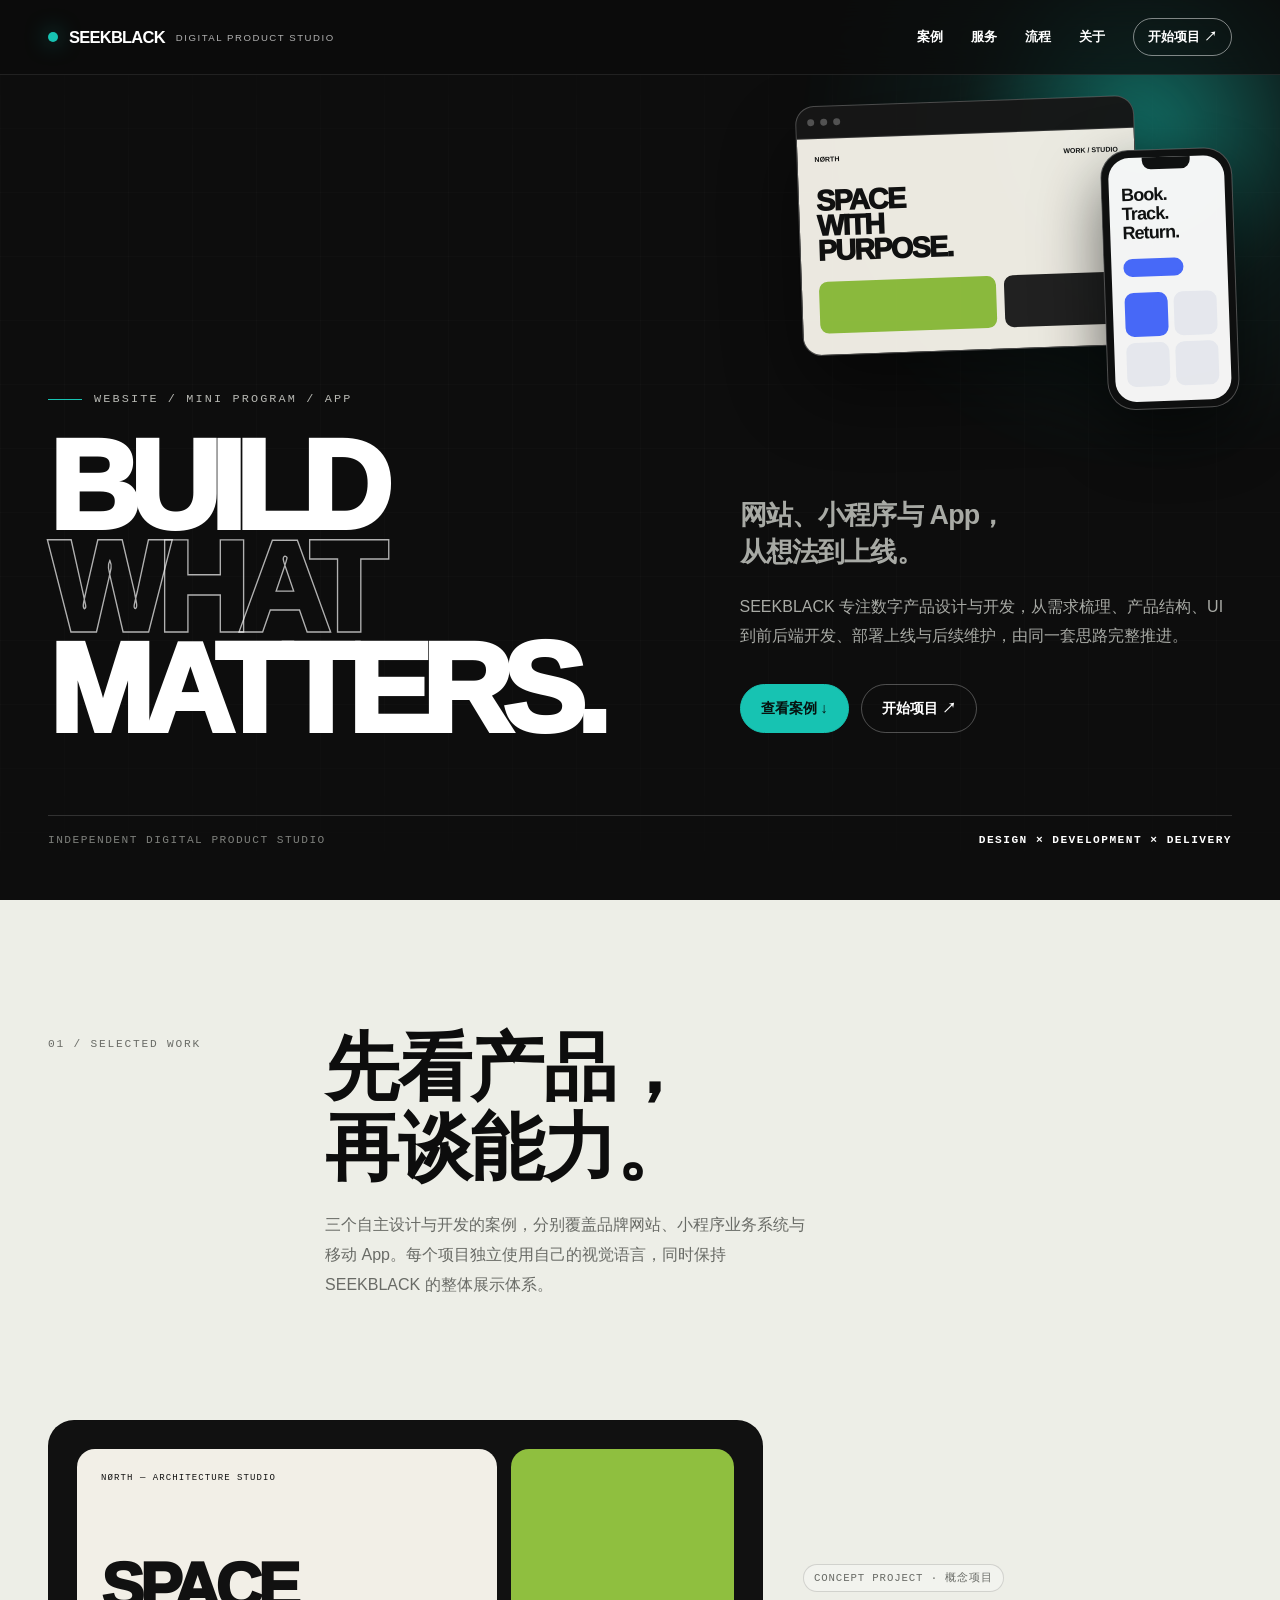
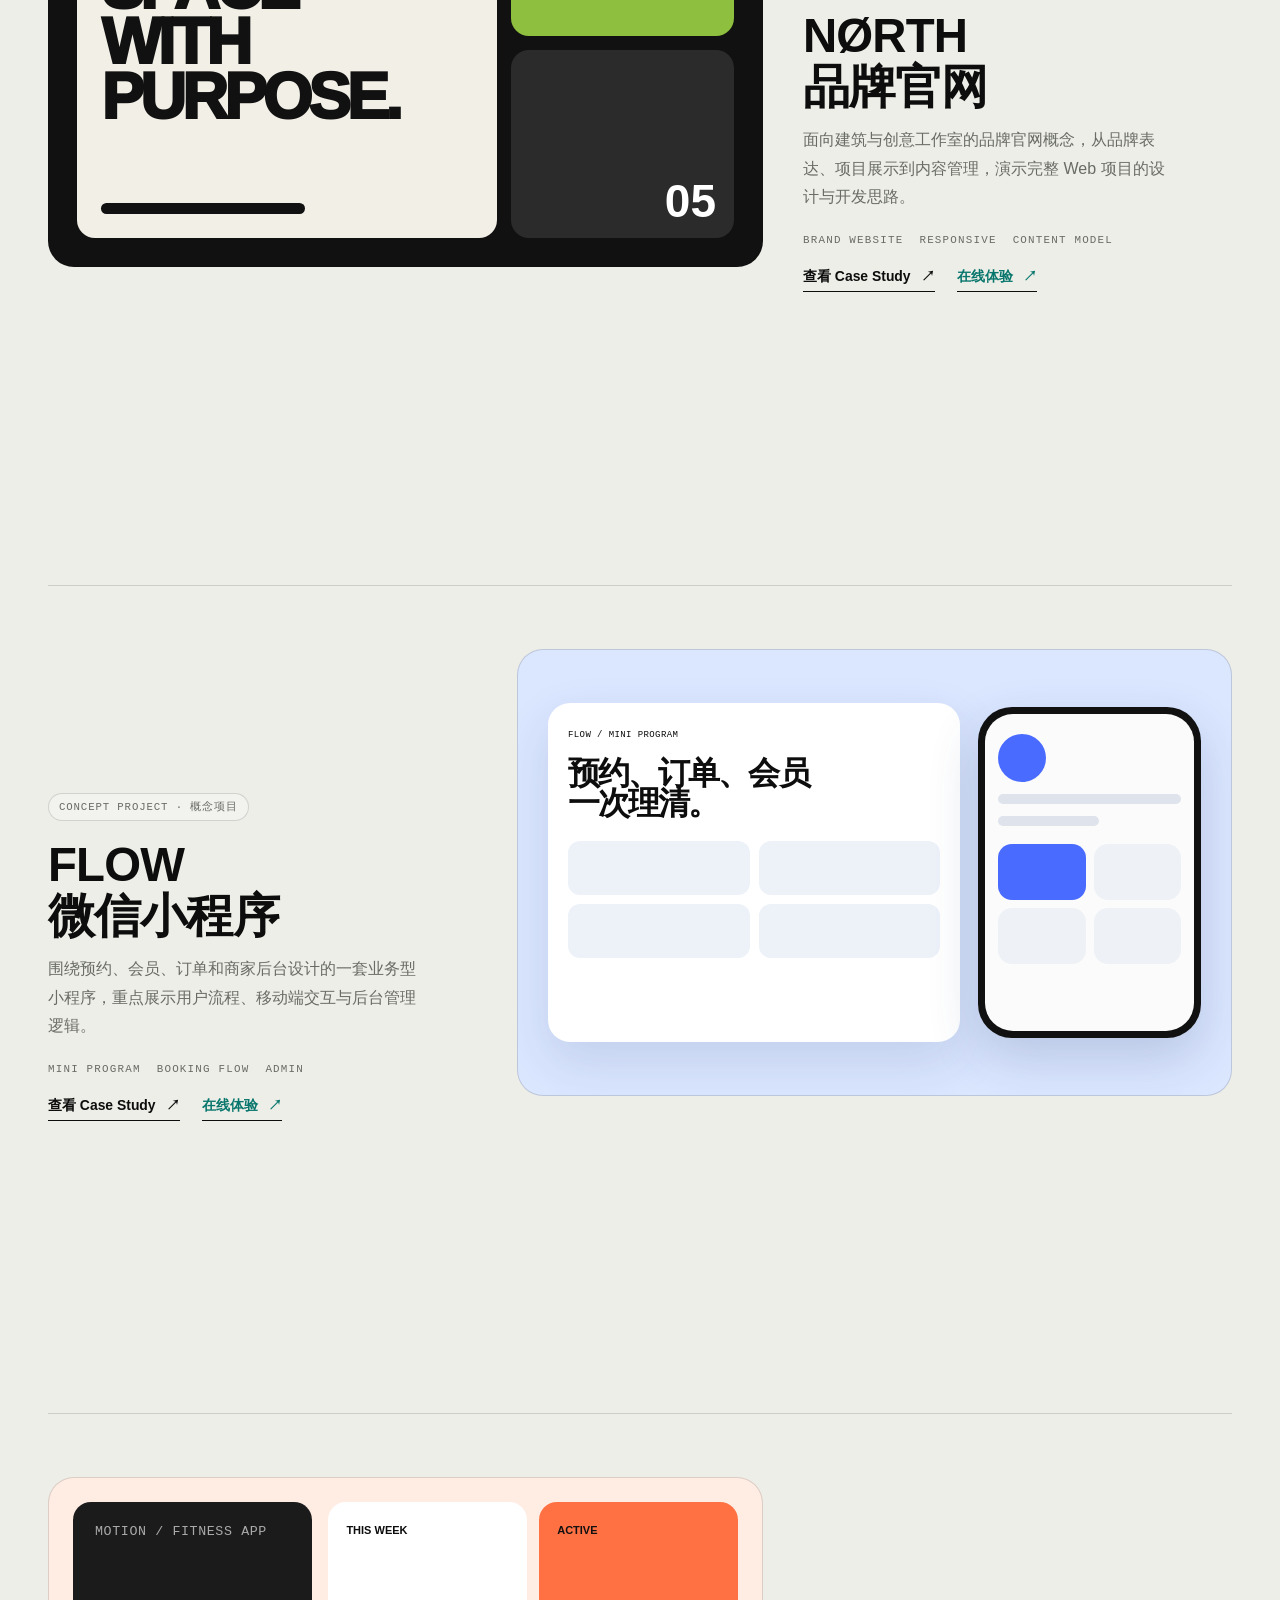
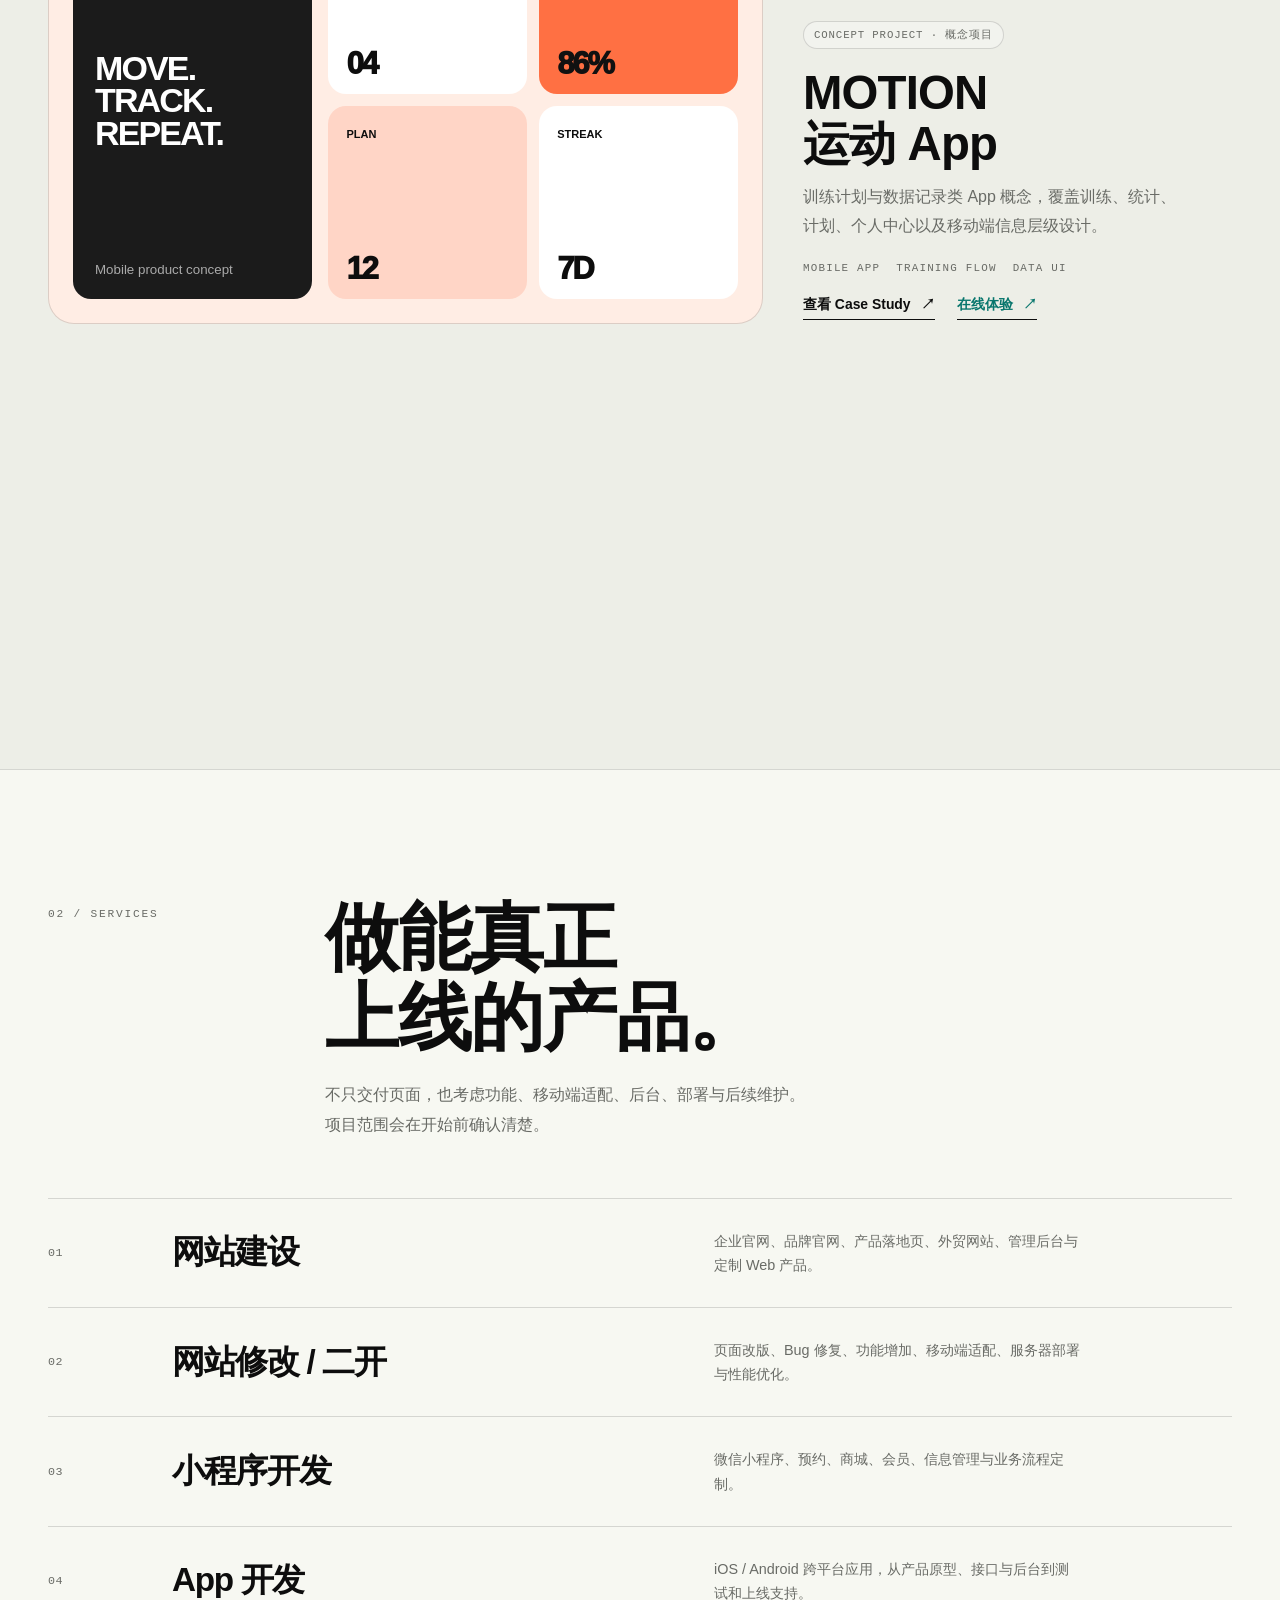
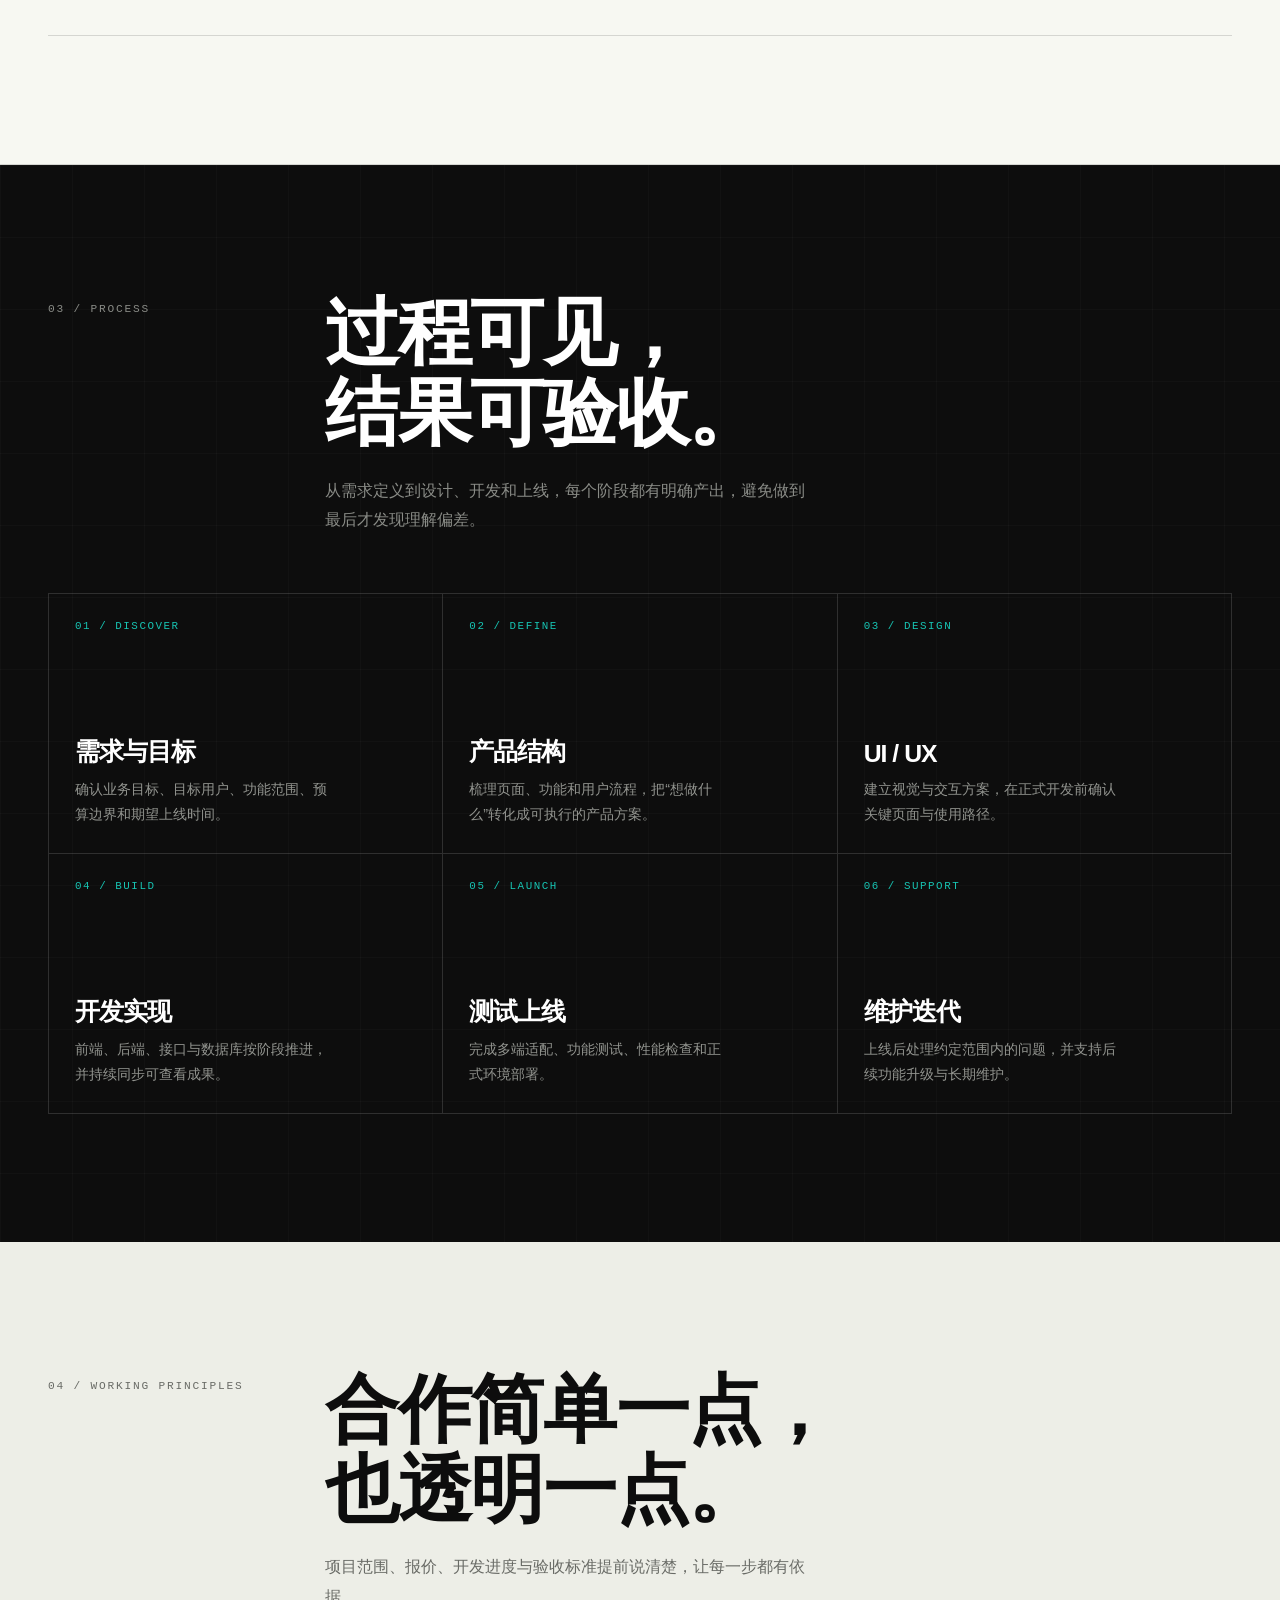
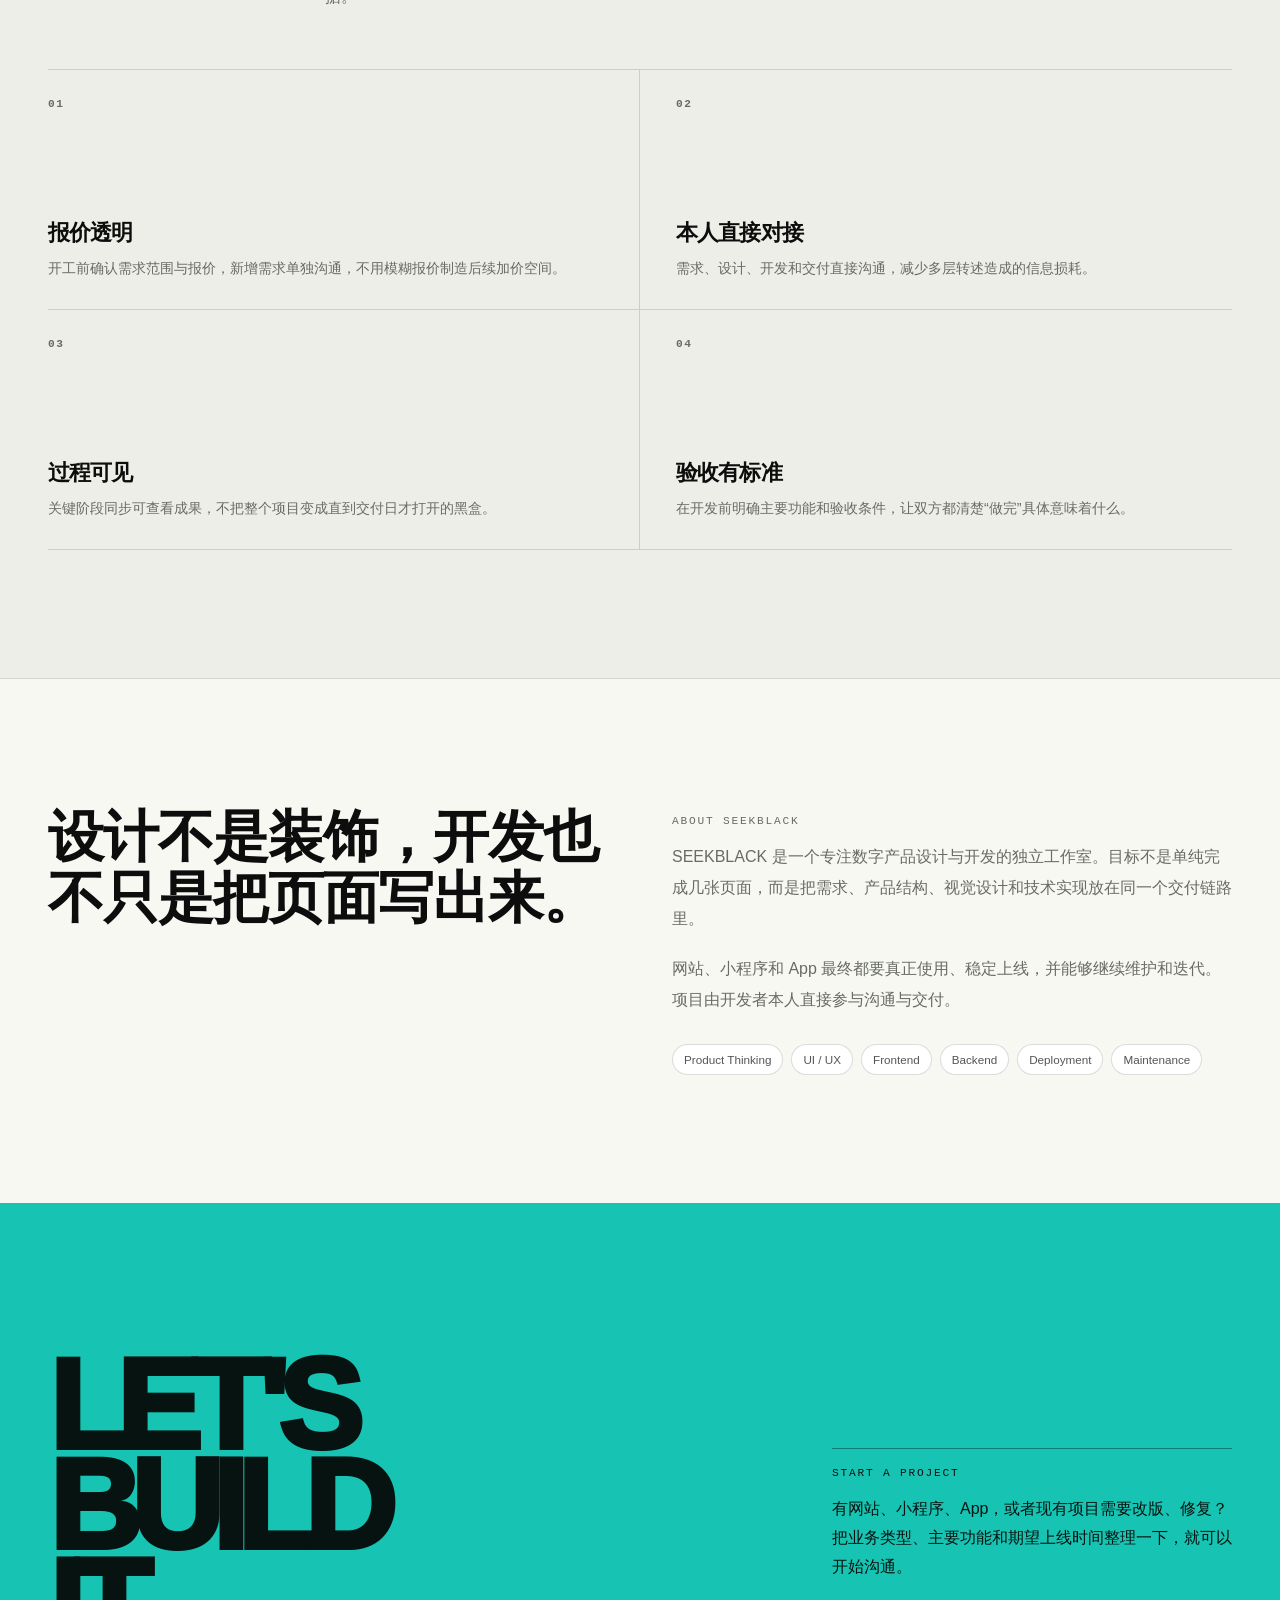
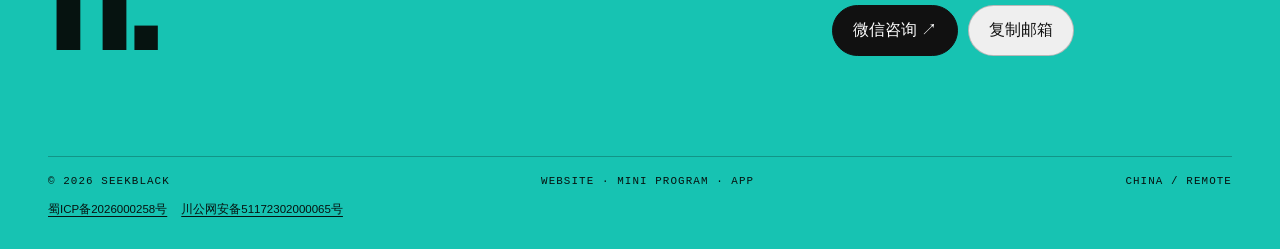
<file: index.html>
<!DOCTYPE html>
<html lang="zh-CN">
<head>
  <meta charset="UTF-8" />
  <meta name="viewport" content="width=device-width, initial-scale=1, viewport-fit=cover" />
  <meta name="description" content="SEEKBLACK 提供网站建设、网站改版与二次开发、微信小程序、App 及后台系统的设计开发、部署上线与后续维护。" />
  <meta name="theme-color" content="#0d0d0d" />
  <meta property="og:title" content="SEEKBLACK｜网站建设 · 微信小程序 · App 开发" />
  <meta property="og:description" content="网站、小程序与 App，从想法到上线。支持网站改版、二次开发、Bug 修复与部署维护。" />
  <meta property="og:type" content="website" />
  <meta property="og:image" content="https://seekblack.cn/assets/og-seekblack.png" />
  <meta property="og:url" content="https://seekblack.cn/" />
  <link rel="canonical" href="https://seekblack.cn/" />
  <link rel="icon" href="assets/favicon.svg" />
  <link rel="stylesheet" href="assets/styles.css?v=20260830-phase5a11y" />
  <title>SEEKBLACK｜网站建设 · 微信小程序 · App 开发</title>
  <script type="application/ld+json">{
  "@context":"https://schema.org",
  "@graph":[
    {"@type":"WebSite","name":"SEEKBLACK","url":"https://seekblack.cn/","description":"网站建设、网站改版与二次开发、微信小程序、App 及后台系统的设计开发服务。"},
    {"@type":"Organization","name":"SEEKBLACK","url":"https://seekblack.cn/","email":"mailto:77039309@qq.com","description":"独立数字产品设计与开发工作室，提供网站、小程序、App、后台系统与部署维护服务。"}
  ]
}</script>
</head>
<body>
  <a class="skip-link" href="#main">跳到主要内容</a>
  <nav class="nav" aria-label="主导航">
    <div class="wrap nav-inner">
      <a href="#top" class="brand"><span class="brand-dot"></span>SEEKBLACK <small>DIGITAL PRODUCT STUDIO</small></a>
      <div class="nav-links">
        <a href="#work">案例</a><a href="#services">服务</a><a href="#process">流程</a><a href="#about">关于</a><a href="#contact" class="nav-cta">开始项目 ↗</a>
      </div>
      <button class="menu-btn" type="button" aria-label="打开菜单" aria-expanded="false" aria-controls="mobile-menu">MENU</button>
    </div>
  </nav>
  <nav id="mobile-menu" class="mobile-menu" aria-label="移动导航" aria-hidden="true" inert>
    <button class="mobile-close" type="button" aria-label="关闭菜单">CLOSE</button>
    <a href="#work">案例</a><a href="#services">服务</a><a href="#process">流程</a><a href="#about">关于</a><a href="#contact">开始项目</a>
  </nav>

  <header class="home-hero" id="top">
    <div class="hero-glow"></div>
    <div class="hero-devices" aria-hidden="true">
      <div class="hero-browser"><div class="browser-bar"><i></i><i></i><i></i></div><div class="browser-screen"><div class="mini-nav"><span>NØRTH</span><span>WORK / STUDIO</span></div><div class="mini-title">SPACE<br>WITH<br>PURPOSE.</div><div class="mini-grid"><span></span><span></span></div></div></div>
      <div class="hero-phone"><div class="screen"><strong>Book.<br>Track.<br>Return.</strong><div class="chip"></div><div class="cells"><span></span><span></span><span></span><span></span></div></div></div>
    </div>
    <div class="wrap inner">
      <div class="hero-kicker mono">Website / Mini Program / App</div>
      <div class="hero-grid">
        <h1 class="hero-title" aria-label="BUILD WHAT MATTERS."><span class="hero-word">BUILD</span><span class="hero-word outline">WHAT</span><span class="hero-word">MATTERS.</span></h1>
        <div class="hero-copy">
          <p class="lead">网站、小程序与 App，<br>从想法到上线。</p>
          <p>SEEKBLACK 专注数字产品设计与开发，从需求梳理、产品结构、UI 到前后端开发、部署上线与后续维护，由同一套思路完整推进。</p>
          <div class="cta-row"><a class="btn btn-brand" href="#work">查看案例 ↓</a><a class="btn btn-ghost-dark" href="#contact">开始项目 ↗</a></div>
        </div>
      </div>
      <div class="hero-meta mono"><span>Independent digital product studio</span><span><strong>Design × Development × Delivery</strong></span></div>
    </div>
  </header>

  <main id="main">
    <section class="section work" id="work">
      <div class="wrap">
        <div class="section-head reveal"><div class="section-index mono">01 / SELECTED WORK</div><div><h2>先看产品，<br>再谈能力。</h2><p class="desc">三个自主设计与开发的案例，分别覆盖品牌网站、小程序业务系统与移动 App。每个项目独立使用自己的视觉语言，同时保持 SEEKBLACK 的整体展示体系。</p></div></div>
        <div class="work-list">
          <article class="project project-story">
            <a class="project-visual mock-north reveal reveal-media" href="work/north/" aria-label="查看 NØRTH 品牌官网案例">
              <div class="n-left"><span class="tiny mono">NØRTH — Architecture Studio</span><div class="big">SPACE<br>WITH<br>PURPOSE.</div><div class="bar"></div></div><div class="n-right"><div class="tile"></div><div class="tile"></div></div>
            </a>
            <div class="project-copy reveal reveal-copy"><span class="badge mono">Concept Project · 概念项目</span><h3>NØRTH<br>品牌官网</h3><p>面向建筑与创意工作室的品牌官网概念，从品牌表达、项目展示到内容管理，演示完整 Web 项目的设计与开发思路。</p><div class="project-meta mono"><span>BRAND WEBSITE</span><span>RESPONSIVE</span><span>CONTENT MODEL</span></div><div class="project-actions"><a href="work/north/" class="project-link">查看 Case Study <span>↗</span></a><a href="https://north.seekblack.cn/" class="project-link live-link" target="_blank" rel="noopener">在线体验 <span>↗</span></a></div></div>
          </article>

          <article class="project project-story">
            <a class="project-visual mock-flow reveal reveal-media" href="work/flow/" aria-label="查看 FLOW 微信小程序案例">
              <div class="f-panel"><span class="label mono">FLOW / MINI PROGRAM</span><div class="title"><span>预约、订单、会员</span><span>一次理清。</span></div><div class="stats" aria-hidden="true"><i></i><i></i><i></i><i></i></div></div><div class="f-phone"><div class="f-screen"><div class="orb"></div><div class="line"></div><div class="line short"></div><div class="menu"><span></span><span></span><span></span><span></span></div></div></div>
            </a>
            <div class="project-copy reveal reveal-copy"><span class="badge mono">Concept Project · 概念项目</span><h3>FLOW<br>微信小程序</h3><p>围绕预约、会员、订单和商家后台设计的一套业务型小程序，重点展示用户流程、移动端交互与后台管理逻辑。</p><div class="project-meta mono"><span>MINI PROGRAM</span><span>BOOKING FLOW</span><span>ADMIN</span></div><div class="project-actions"><a href="work/flow/" class="project-link">查看 Case Study <span>↗</span></a><a href="https://flow.seekblack.cn/" class="project-link live-link" target="_blank" rel="noopener">在线体验 <span>↗</span></a></div></div>
          </article>

          <article class="project project-story">
            <a class="project-visual mock-motion reveal reveal-media" href="work/motion/" aria-label="查看 MOTION 运动 App 案例">
              <div class="m-menu"><small class="mono">MOTION / FITNESS APP</small><strong>MOVE.<br>TRACK.<br>REPEAT.</strong><small>Mobile product concept</small></div><div class="m-grid"><div><b>THIS WEEK</b><span>04</span></div><div><b>ACTIVE</b><span>86%</span></div><div><b>PLAN</b><span>12</span></div><div><b>STREAK</b><span>7D</span></div></div>
            </a>
            <div class="project-copy reveal reveal-copy"><span class="badge mono">Concept Project · 概念项目</span><h3>MOTION<br>运动 App</h3><p>训练计划与数据记录类 App 概念，覆盖训练、统计、计划、个人中心以及移动端信息层级设计。</p><div class="project-meta mono"><span>MOBILE APP</span><span>TRAINING FLOW</span><span>DATA UI</span></div><div class="project-actions"><a href="work/motion/" class="project-link">查看 Case Study <span>↗</span></a><a href="https://motion.seekblack.cn/" class="project-link live-link" target="_blank" rel="noopener">在线体验 <span>↗</span></a></div></div>
          </article>
        </div>
      </div>
    </section>

    <section class="section services" id="services">
      <div class="wrap">
        <div class="section-head reveal"><div class="section-index mono">02 / SERVICES</div><div><h2>做能真正<br>上线的产品。</h2><p class="desc">不只交付页面，也考虑功能、移动端适配、后台、部署与后续维护。项目范围会在开始前确认清楚。</p></div></div>
        <div class="service-list reveal">
          <div class="service-row"><span class="service-num mono">01</span><h3>网站建设</h3><p>企业官网、品牌官网、产品落地页、外贸网站、管理后台与定制 Web 产品。</p></div>
          <div class="service-row"><span class="service-num mono">02</span><h3>网站修改 / 二开</h3><p>页面改版、Bug 修复、功能增加、移动端适配、服务器部署与性能优化。</p></div>
          <div class="service-row"><span class="service-num mono">03</span><h3>小程序开发</h3><p>微信小程序、预约、商城、会员、信息管理与业务流程定制。</p></div>
          <div class="service-row"><span class="service-num mono">04</span><h3>App 开发</h3><p>iOS / Android 跨平台应用，从产品原型、接口与后台到测试和上线支持。</p></div>
        </div>
      </div>
    </section>

    <section class="section process" id="process">
      <div class="wrap">
        <div class="section-head reveal"><div class="section-index mono">03 / PROCESS</div><div><h2>过程可见，<br>结果可验收。</h2><p class="desc">从需求定义到设计、开发和上线，每个阶段都有明确产出，避免做到最后才发现理解偏差。</p></div></div>
        <div class="process-list reveal">
          <div class="step"><span class="step-num mono">01 / DISCOVER</span><div><h3>需求与目标</h3><p>确认业务目标、目标用户、功能范围、预算边界和期望上线时间。</p></div></div>
          <div class="step"><span class="step-num mono">02 / DEFINE</span><div><h3>产品结构</h3><p>梳理页面、功能和用户流程，把“想做什么”转化成可执行的产品方案。</p></div></div>
          <div class="step"><span class="step-num mono">03 / DESIGN</span><div><h3>UI / UX</h3><p>建立视觉与交互方案，在正式开发前确认关键页面与使用路径。</p></div></div>
          <div class="step"><span class="step-num mono">04 / BUILD</span><div><h3>开发实现</h3><p>前端、后端、接口与数据库按阶段推进，并持续同步可查看成果。</p></div></div>
          <div class="step"><span class="step-num mono">05 / LAUNCH</span><div><h3>测试上线</h3><p>完成多端适配、功能测试、性能检查和正式环境部署。</p></div></div>
          <div class="step"><span class="step-num mono">06 / SUPPORT</span><div><h3>维护迭代</h3><p>上线后处理约定范围内的问题，并支持后续功能升级与长期维护。</p></div></div>
        </div>
      </div>
    </section>

    <section class="section principles">
      <div class="wrap">
        <div class="section-head reveal"><div class="section-index mono">04 / WORKING PRINCIPLES</div><div><h2>合作简单一点，<br>也透明一点。</h2><p class="desc">项目范围、报价、开发进度与验收标准提前说清楚，让每一步都有依据。</p></div></div>
        <div class="principle-grid reveal">
          <div class="principle"><div class="principle-top mono">01</div><div><h3>报价透明</h3><p>开工前确认需求范围与报价，新增需求单独沟通，不用模糊报价制造后续加价空间。</p></div></div>
          <div class="principle"><div class="principle-top mono">02</div><div><h3>本人直接对接</h3><p>需求、设计、开发和交付直接沟通，减少多层转述造成的信息损耗。</p></div></div>
          <div class="principle"><div class="principle-top mono">03</div><div><h3>过程可见</h3><p>关键阶段同步可查看成果，不把整个项目变成直到交付日才打开的黑盒。</p></div></div>
          <div class="principle"><div class="principle-top mono">04</div><div><h3>验收有标准</h3><p>在开发前明确主要功能和验收条件，让双方都清楚“做完”具体意味着什么。</p></div></div>
        </div>
      </div>
    </section>

    <section class="section about" id="about">
      <div class="wrap about-grid reveal">
        <p class="about-statement">设计不是装饰，开发也不只是把页面写出来。</p>
        <div class="about-copy"><div class="eyebrow mono">ABOUT SEEKBLACK</div><p>SEEKBLACK 是一个专注数字产品设计与开发的独立工作室。目标不是单纯完成几张页面，而是把需求、产品结构、视觉设计和技术实现放在同一个交付链路里。</p><p>网站、小程序和 App 最终都要真正使用、稳定上线，并能够继续维护和迭代。项目由开发者本人直接参与沟通与交付。</p><div class="about-tags"><span>Product Thinking</span><span>UI / UX</span><span>Frontend</span><span>Backend</span><span>Deployment</span><span>Maintenance</span></div></div>
      </div>
    </section>

    <section class="contact" id="contact">
      <div class="wrap">
        <div class="contact-top reveal"><h2>LET'S<br>BUILD<br>IT.</h2><div class="contact-card"><div class="eyebrow mono contact-eyebrow">START A PROJECT</div><p>有网站、小程序、App，或者现有项目需要改版、修复？把业务类型、主要功能和期望上线时间整理一下，就可以开始沟通。</p><div class="contact-actions"><button class="btn btn-dark" type="button" data-contact="wechat" aria-haspopup="dialog" aria-controls="contact-modal">微信咨询 ↗</button><button class="btn btn-ghost-light" type="button" data-copy-email data-email="77039309@qq.com">复制邮箱</button></div></div></div>
        <div class="contact-footer mono"><span>© <span data-year>2026</span> SEEKBLACK</span><span>WEBSITE · MINI PROGRAM · APP</span><span>CHINA / REMOTE</span></div>
        <div class="beian"><a href="https://beian.miit.gov.cn/" target="_blank" rel="noopener">蜀ICP备2026000258号</a><a href="https://beian.mps.gov.cn/" target="_blank" rel="noopener">川公网安备51172302000065号</a></div>
      </div>
    </section>
  </main>

  <div id="contact-modal" class="contact-modal" data-contact-modal aria-hidden="true" role="dialog" aria-modal="true" aria-labelledby="contact-modal-title" inert>
    <button class="contact-modal-backdrop" type="button" data-contact-close tabindex="-1" aria-hidden="true"></button>
    <div class="contact-modal-card">
      <button class="contact-modal-close mono" type="button" data-contact-close>CLOSE ×</button>
      <div class="eyebrow mono">WECHAT CONTACT</div>
      <h3 id="contact-modal-title">扫码或复制微信号</h3>
      <img class="contact-qr" src="assets/wechat-qr.png" alt="SEEKBLACK 微信二维码" width="700" height="700" />
      <div class="contact-copy-row"><code data-wechat-id>Alpha-loong</code><button type="button" data-copy-wechat>复制微信号</button></div>
      <p class="contact-config-note">微信：Alpha-loong · 邮箱：77039309@qq.com</p>
    </div>
  </div>
  <script src="assets/site.js?v=20260830-motion1" defer></script>
</body>
</html>
</file>
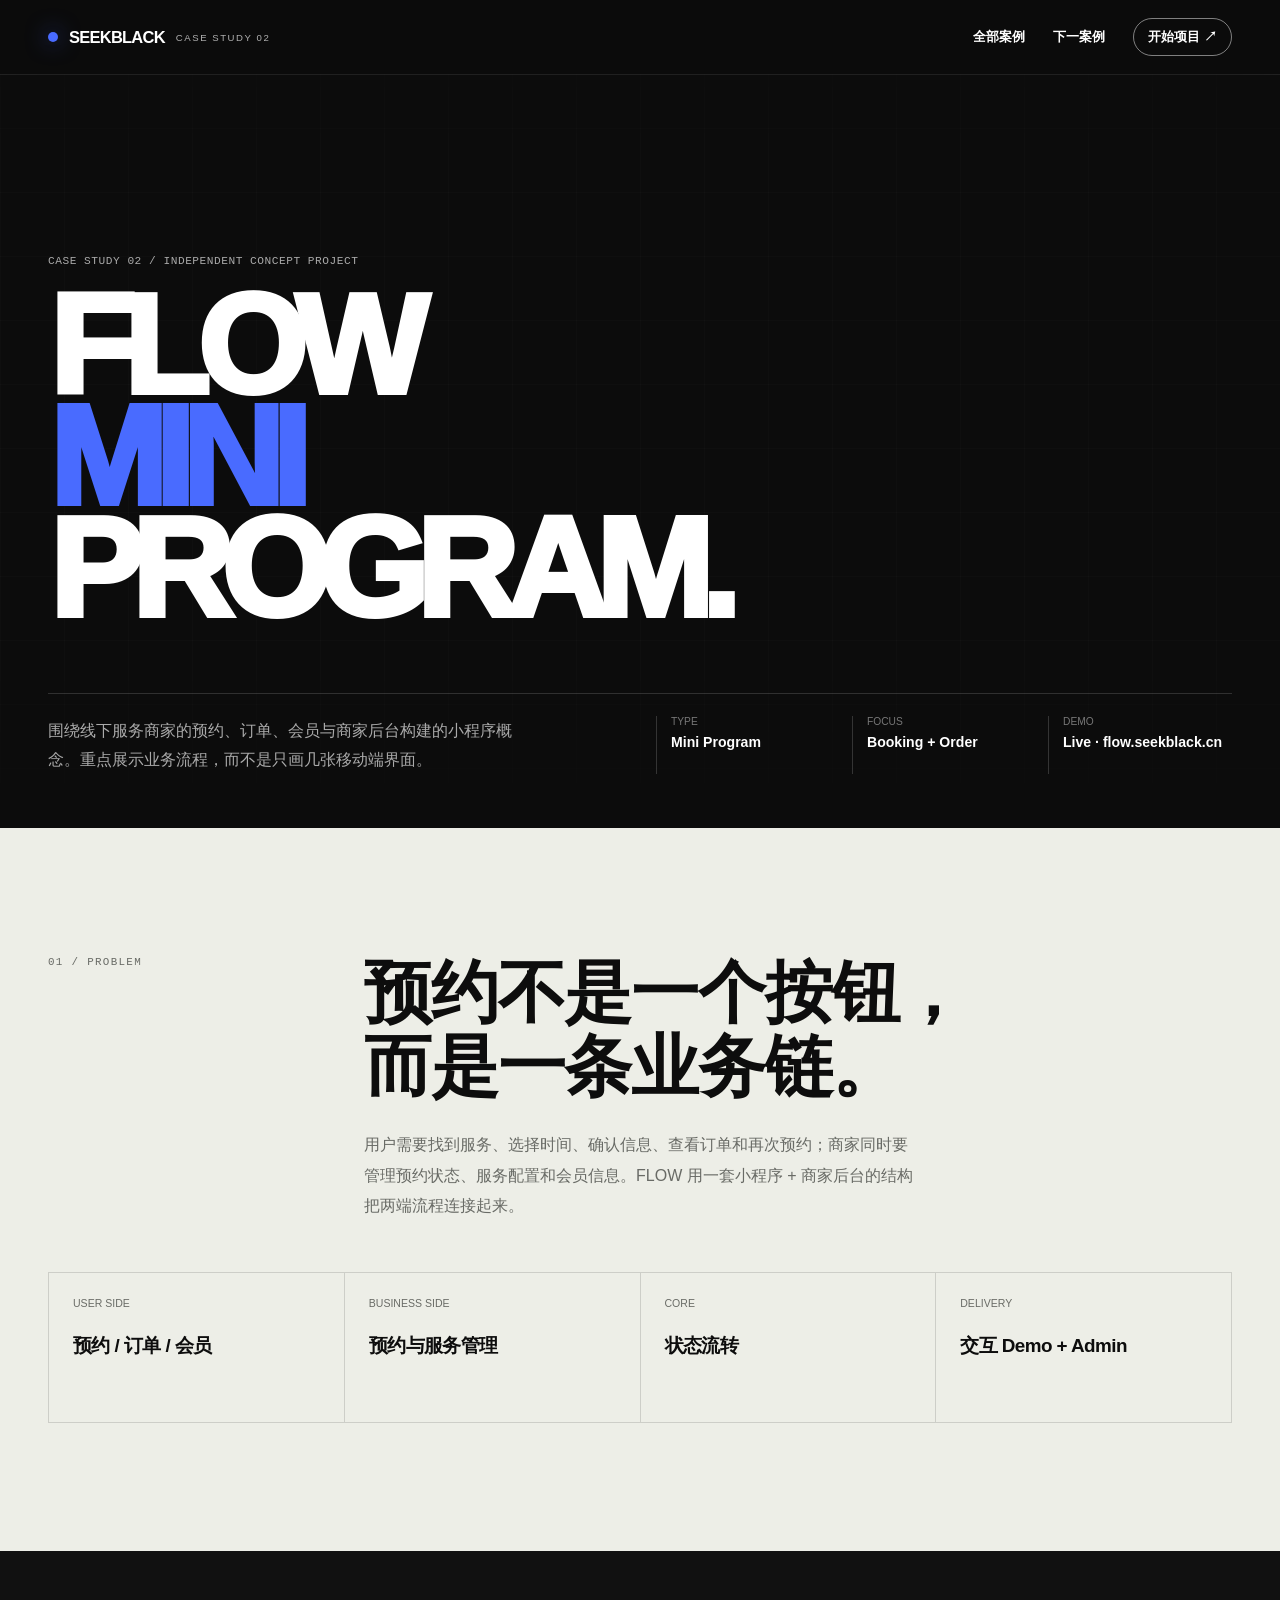
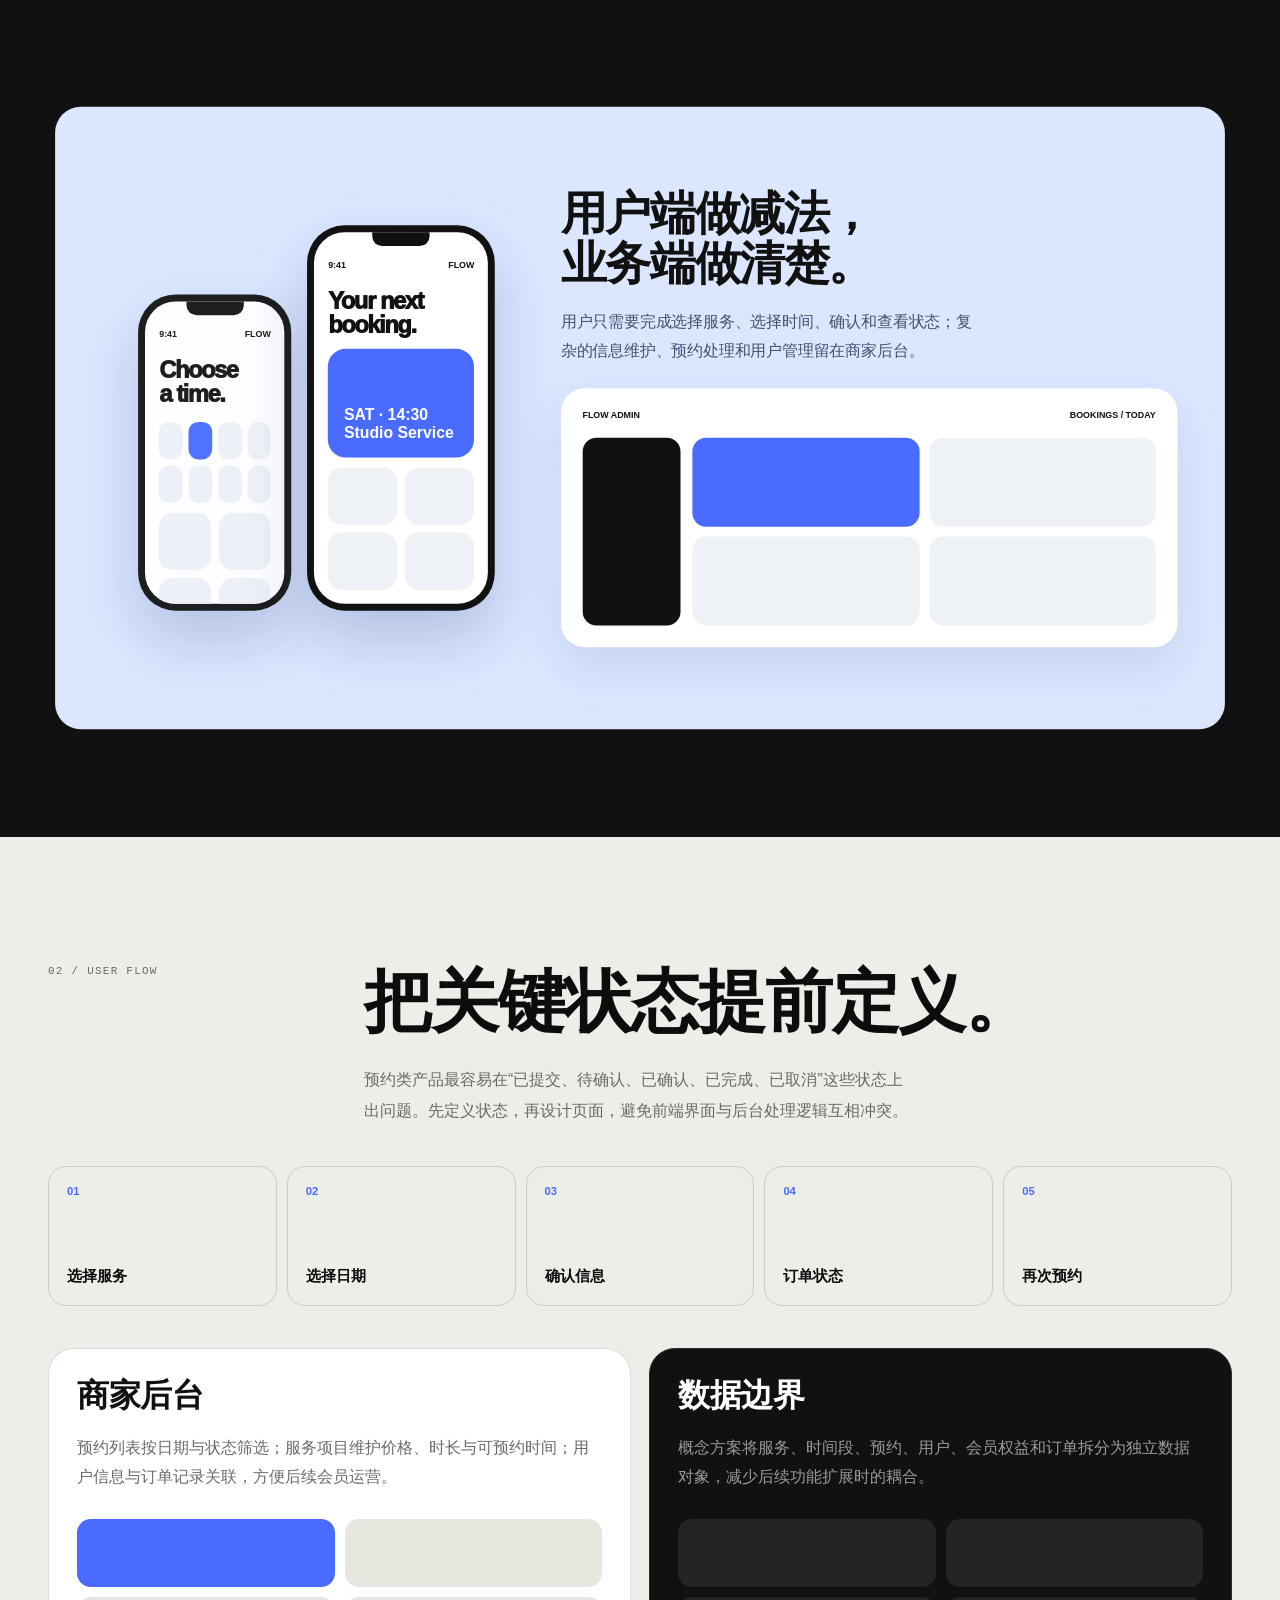
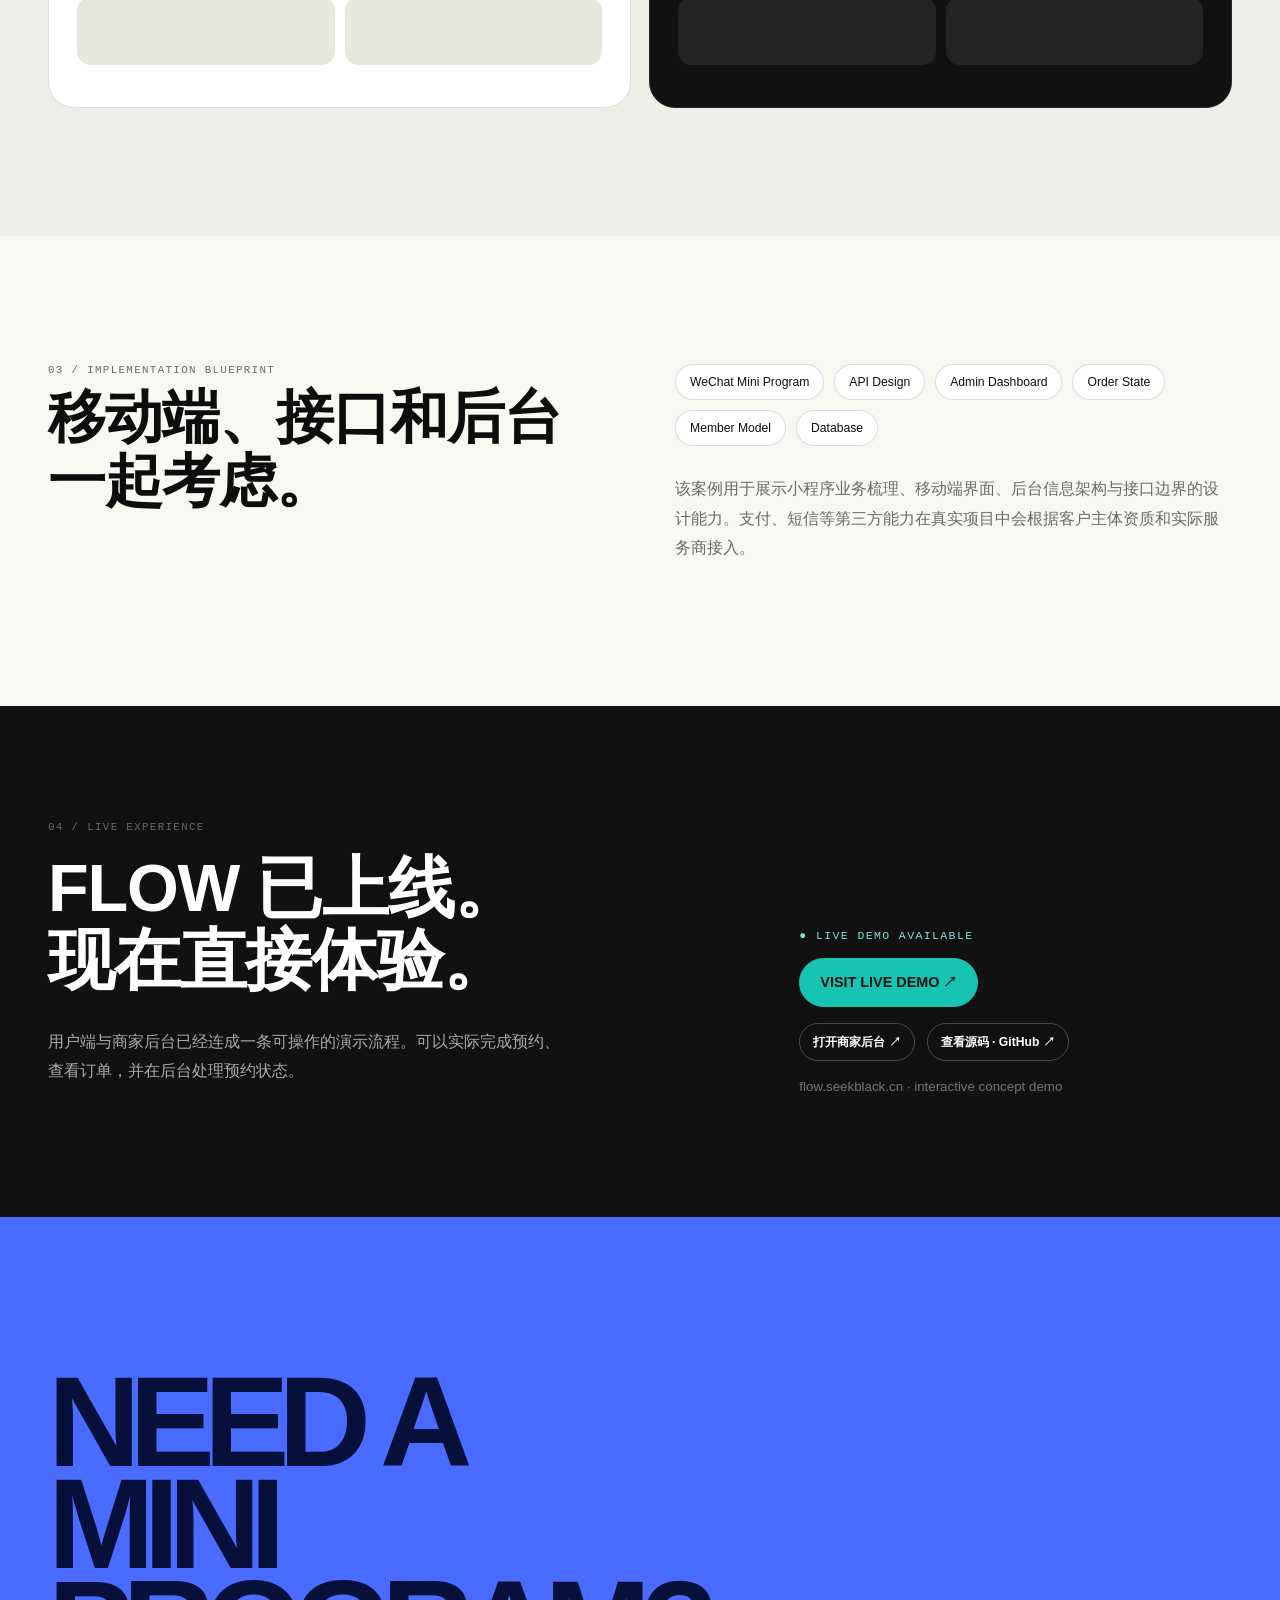
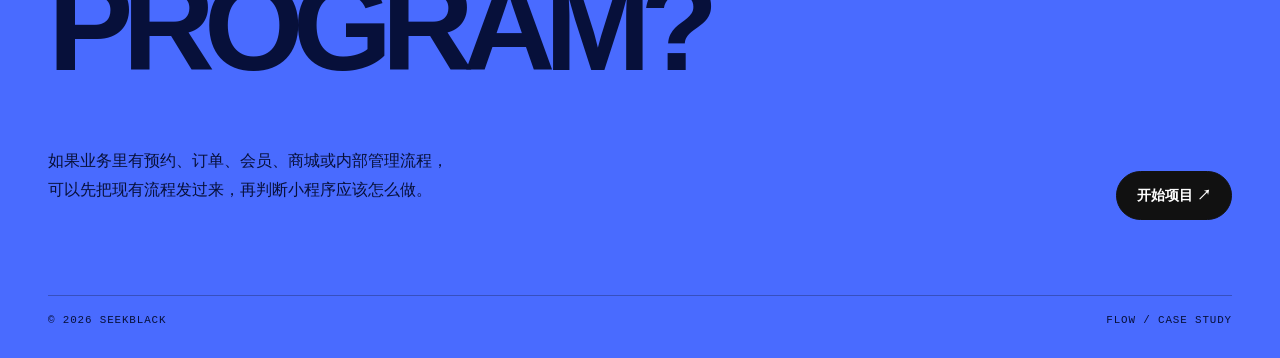
<file: work/flow/index.html>
<!DOCTYPE html>
<html lang="zh-CN" class="case-page flow-page">
<head>
  <meta charset="UTF-8"><meta name="viewport" content="width=device-width,initial-scale=1,viewport-fit=cover">
  
  <meta property="og:title" content="FLOW 微信小程序 Case Study — SEEKBLACK">
  <meta property="og:description" content="Independent Concept Project · 查看项目思路、信息架构与技术实现。">
  <meta property="og:type" content="article">
  <meta property="og:url" content="https://seekblack.cn/work/flow/">
  <meta property="og:image" content="https://seekblack.cn/assets/og-seekblack.png">
  <meta name="description" content="FLOW — SEEKBLACK 微信小程序业务系统概念项目 Case Study。"><meta name="theme-color" content="#0c0c0c">
  <link rel="canonical" href="https://seekblack.cn/work/flow/"><link rel="icon" href="../../assets/favicon.svg"><link rel="stylesheet" href="../../assets/styles.css?v=20260830-caseaction2">
  <title>FLOW 微信小程序 Case Study — SEEKBLACK</title>
</head>
<body>
<a class="skip-link" href="#main">跳到主要内容</a>
<nav class="nav" aria-label="案例导航"><div class="wrap nav-inner"><a class="brand" href="../../"><span class="brand-dot"></span>SEEKBLACK <small>CASE STUDY 02</small></a><div class="nav-links"><a href="../../#work">全部案例</a><a href="../motion/">下一案例</a><a href="../../#contact" class="nav-cta">开始项目 ↗</a></div><button class="menu-btn" type="button" aria-label="打开菜单" aria-expanded="false" aria-controls="mobile-menu">MENU</button></div></nav>
<nav id="mobile-menu" class="mobile-menu" aria-label="移动导航" aria-hidden="true" inert><button class="mobile-close" type="button" aria-label="关闭菜单">CLOSE</button><a href="../../#work">全部案例</a><a href="../motion/">MOTION</a><a href="../../#contact">开始项目</a></nav>
<header class="case-hero"><div class="wrap"><div class="case-kicker mono">CASE STUDY 02 / INDEPENDENT CONCEPT PROJECT</div><h1 class="case-title">FLOW<br><span>MINI</span><br>PROGRAM.</h1><div class="case-bottom"><p>围绕线下服务商家的预约、订单、会员与商家后台构建的小程序概念。重点展示业务流程，而不是只画几张移动端界面。</p><div class="case-meta"><div><small>Type</small><strong>Mini Program</strong></div><div><small>Focus</small><strong>Booking + Order</strong></div><div><small>Demo</small><strong>Live · flow.seekblack.cn</strong></div></div></div></div></header>
<main id="main">

<section class="case-section"><div class="wrap"><div class="case-intro reveal"><div class="case-idx mono">01 / PROBLEM</div><div><h2 class="zh-phrases"><span>预约不是一个按钮，</span><span>而是一条业务链。</span></h2><p>用户需要找到服务、选择时间、确认信息、查看订单和再次预约；商家同时要管理预约状态、服务配置和会员信息。FLOW 用一套小程序 + 商家后台的结构把两端流程连接起来。</p></div></div><div class="facts reveal"><div class="fact"><small>User Side</small><strong>预约 / 订单 / 会员</strong></div><div class="fact"><small>Business Side</small><strong>预约与服务管理</strong></div><div class="fact"><small>Core</small><strong>状态流转</strong></div><div class="fact"><small>Delivery</small><strong>交互 Demo + Admin</strong></div></div></div></section>
<section class="case-section case-dark"><div class="wrap"><div class="case-showcase flow-showcase reveal"><div class="phone-stack"><div class="ui-phone small"><div class="ui"><div class="ui-top"><span>9:41</span><span>FLOW</span></div><div class="ui-title">Choose<br>a time.</div><div class="calendar"><i></i><i class="active"></i><i></i><i></i><i></i><i></i><i></i><i></i></div><div class="ui-grid"><span></span><span></span><span></span><span></span></div></div></div><div class="ui-phone"><div class="ui"><div class="ui-top"><span>9:41</span><span>FLOW</span></div><div class="ui-title">Your next<br>booking.</div><div class="hero-card">SAT · 14:30<br>Studio Service</div><div class="ui-grid"><span></span><span></span><span></span><span></span></div></div></div></div><div class="flow-copyboard"><h3 class="zh-phrases"><span>用户端做减法，</span><span>业务端做清楚。</span></h3><p>用户只需要完成选择服务、选择时间、确认和查看状态；复杂的信息维护、预约处理和用户管理留在商家后台。</p><div class="admin-demo"><div class="admin-top"><span>FLOW ADMIN</span><span>BOOKINGS / TODAY</span></div><div class="admin-body"><div class="admin-side"></div><div class="admin-main"><span></span><span></span><span></span><span></span></div></div></div></div></div></div></section>
<section class="case-section"><div class="wrap"><div class="case-intro reveal"><div class="case-idx mono">02 / USER FLOW</div><div><h2 class="zh-phrases"><span>把关键状态</span><span>提前定义。</span></h2><p>预约类产品最容易在“已提交、待确认、已确认、已完成、已取消”这些状态上出问题。先定义状态，再设计页面，避免前端界面与后台处理逻辑互相冲突。</p></div></div><div class="flowline reveal"><div><b>01</b><strong>选择服务</strong></div><div><b>02</b><strong>选择日期</strong></div><div><b>03</b><strong>确认信息</strong></div><div><b>04</b><strong>订单状态</strong></div><div><b>05</b><strong>再次预约</strong></div></div><div class="case-grid2 reveal case-grid-spaced"><div class="case-panel"><h3>商家后台</h3><p>预约列表按日期与状态筛选；服务项目维护价格、时长与可预约时间；用户信息与订单记录关联，方便后续会员运营。</p><div class="wire"><span></span><span></span><span></span><span></span></div></div><div class="case-panel dark"><h3>数据边界</h3><p>概念方案将服务、时间段、预约、用户、会员权益和订单拆分为独立数据对象，减少后续功能扩展时的耦合。</p><div class="wire"><span></span><span></span><span></span><span></span></div></div></div></div></section>
<section class="case-section case-paper"><div class="wrap system-grid reveal"><div><div class="case-idx mono">03 / IMPLEMENTATION BLUEPRINT</div><h2 class="zh-phrases"><span>移动端、接口</span><span>和后台</span><span>一起考虑。</span></h2></div><div><div class="stack"><span>WeChat Mini Program</span><span>API Design</span><span>Admin Dashboard</span><span>Order State</span><span>Member Model</span><span>Database</span></div><p class="system-note">该案例用于展示小程序业务梳理、移动端界面、后台信息架构与接口边界的设计能力。支付、短信等第三方能力在真实项目中会根据客户主体资质和实际服务商接入。</p></div></div></section>

<section class="case-live"><div class="wrap"><div class="case-live-grid reveal"><div><div class="case-idx mono">04 / LIVE EXPERIENCE</div><h2 class="zh-lines"><span>FLOW 已上线。</span><span>现在直接体验。</span></h2><p>用户端与商家后台已经连成一条可操作的演示流程。可以实际完成预约、查看订单，并在后台处理预约状态。</p></div><div class="case-live-action"><span class="case-live-status mono">● LIVE DEMO AVAILABLE</span><a class="btn btn-brand" href="https://flow.seekblack.cn/" target="_blank" rel="noopener">VISIT LIVE DEMO ↗</a><div class="case-live-secondary"><a class="project-link" href="https://flow.seekblack.cn/admin/" target="_blank" rel="noopener">打开商家后台 ↗</a><a class="project-link" href="https://github.com/BlackCatKingdom/flow-mini-program-demo" target="_blank" rel="noopener">查看源码 · GitHub ↗</a></div><small>flow.seekblack.cn · interactive concept demo</small></div></div></div></section>

<section class="case-cta"><div class="wrap"><h2>NEED A<br>MINI PROGRAM?</h2><div class="case-cta-row"><p>如果业务里有预约、订单、会员、商城或内部管理流程，可以先把现有流程发过来，再判断小程序应该怎么做。</p><a class="btn btn-dark" href="../../#contact">开始项目 ↗</a></div><div class="case-foot mono"><span>© <span data-year>2026</span> SEEKBLACK</span><span>FLOW / CASE STUDY</span></div></div></section>

</main>
<script src="../../assets/site.js?v=20260830-motion1" defer></script>
</body></html>
</file>
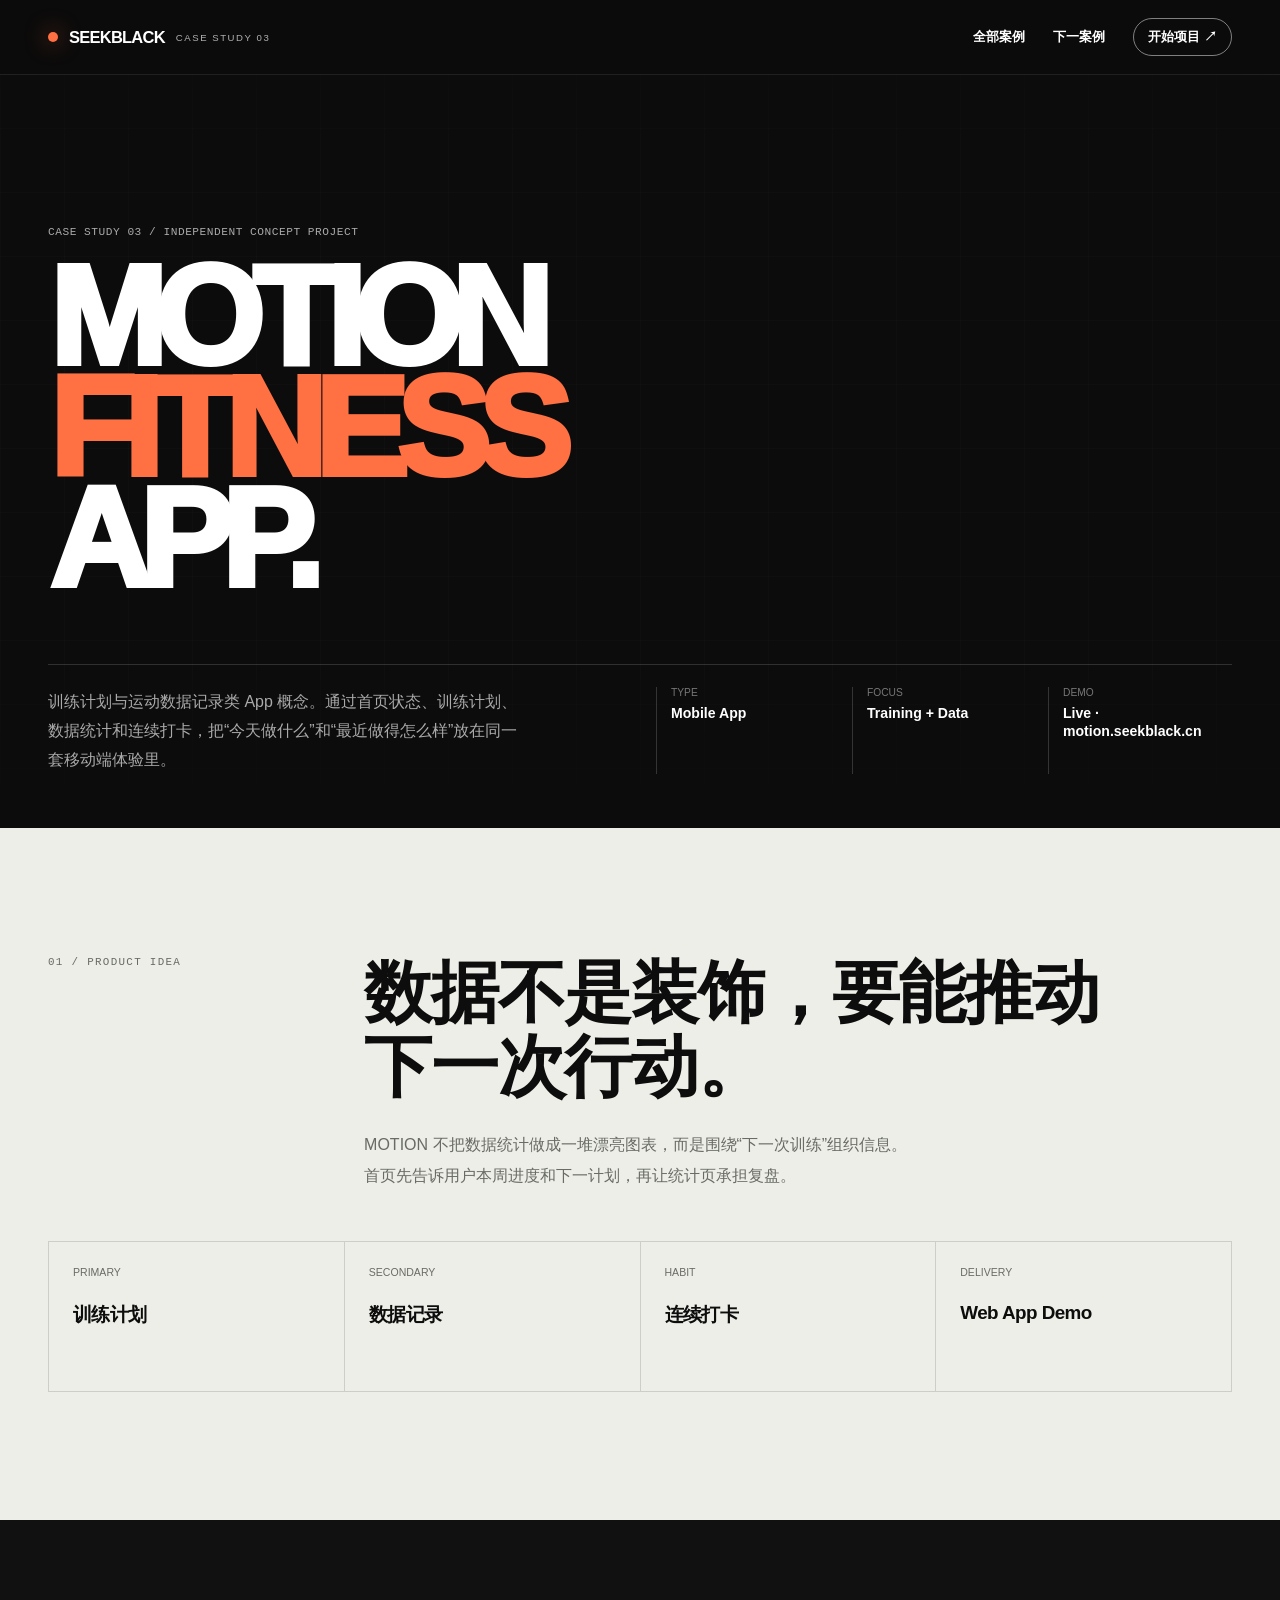
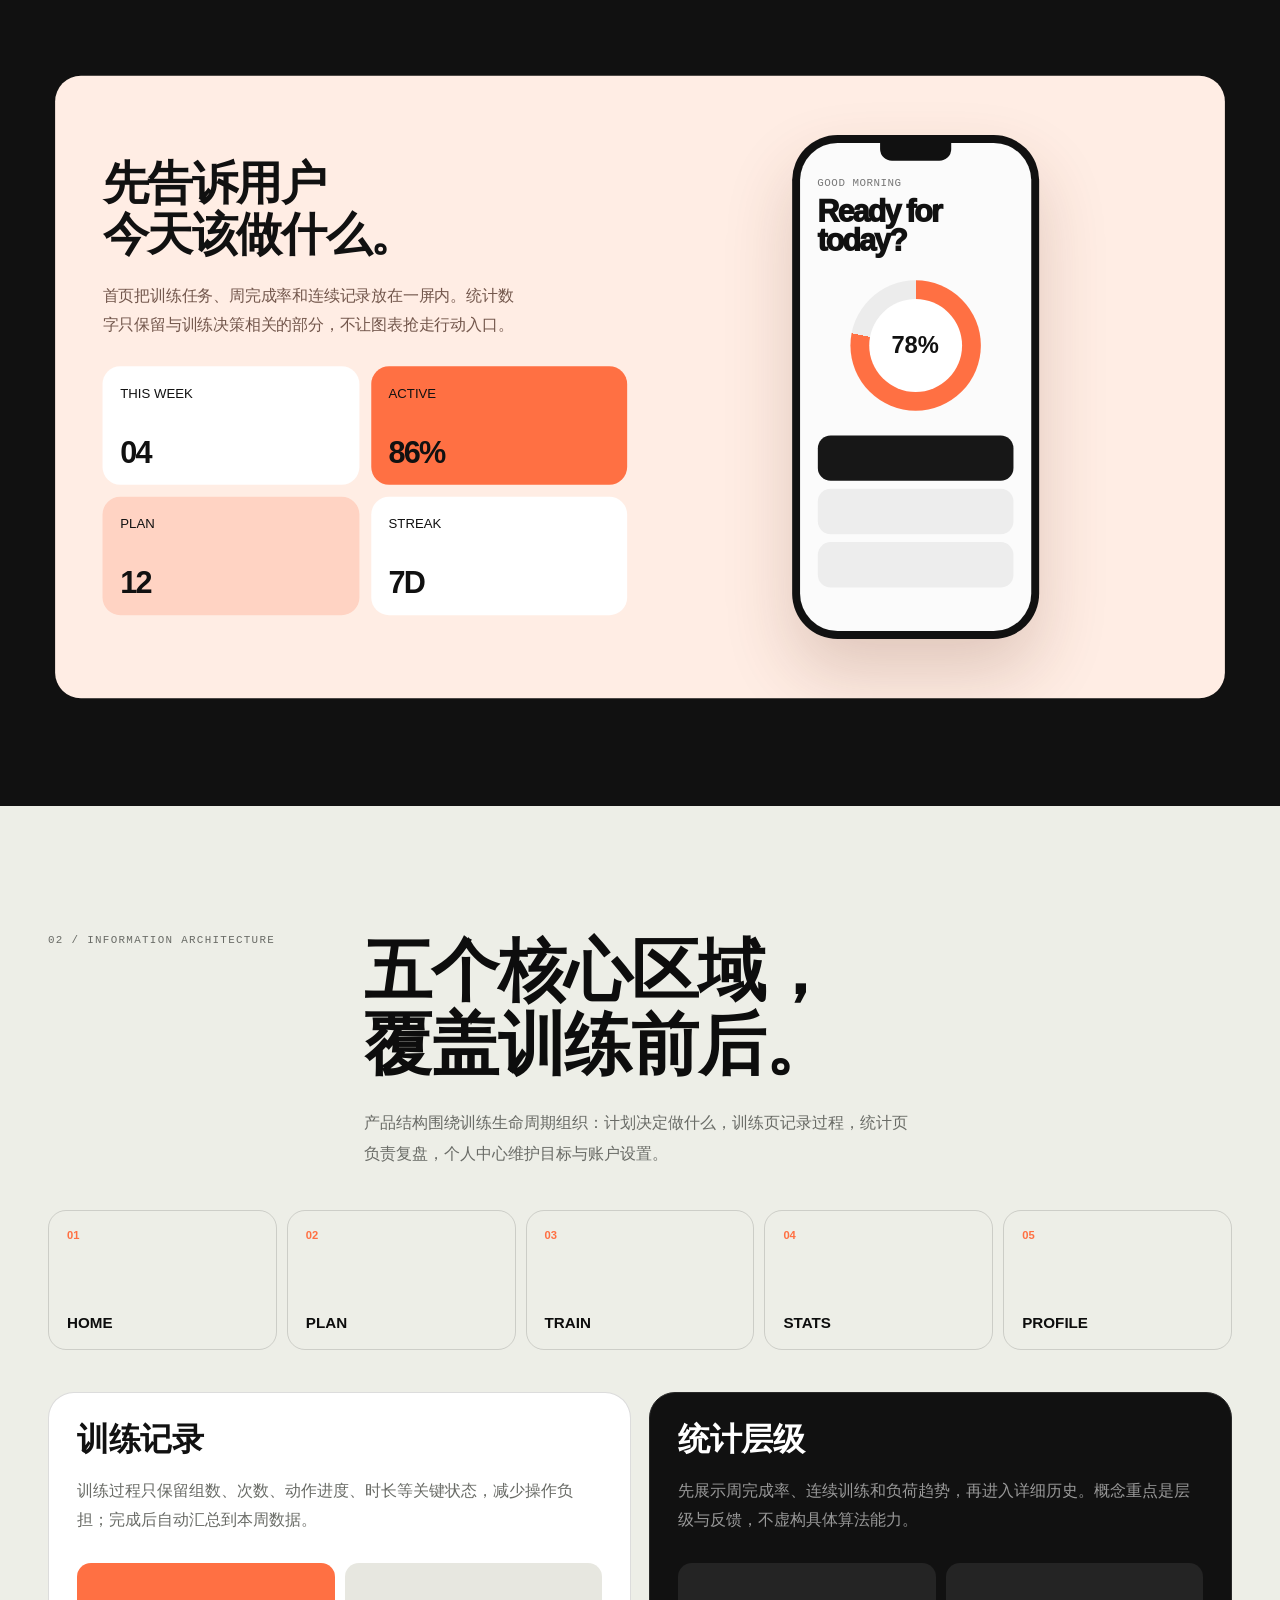
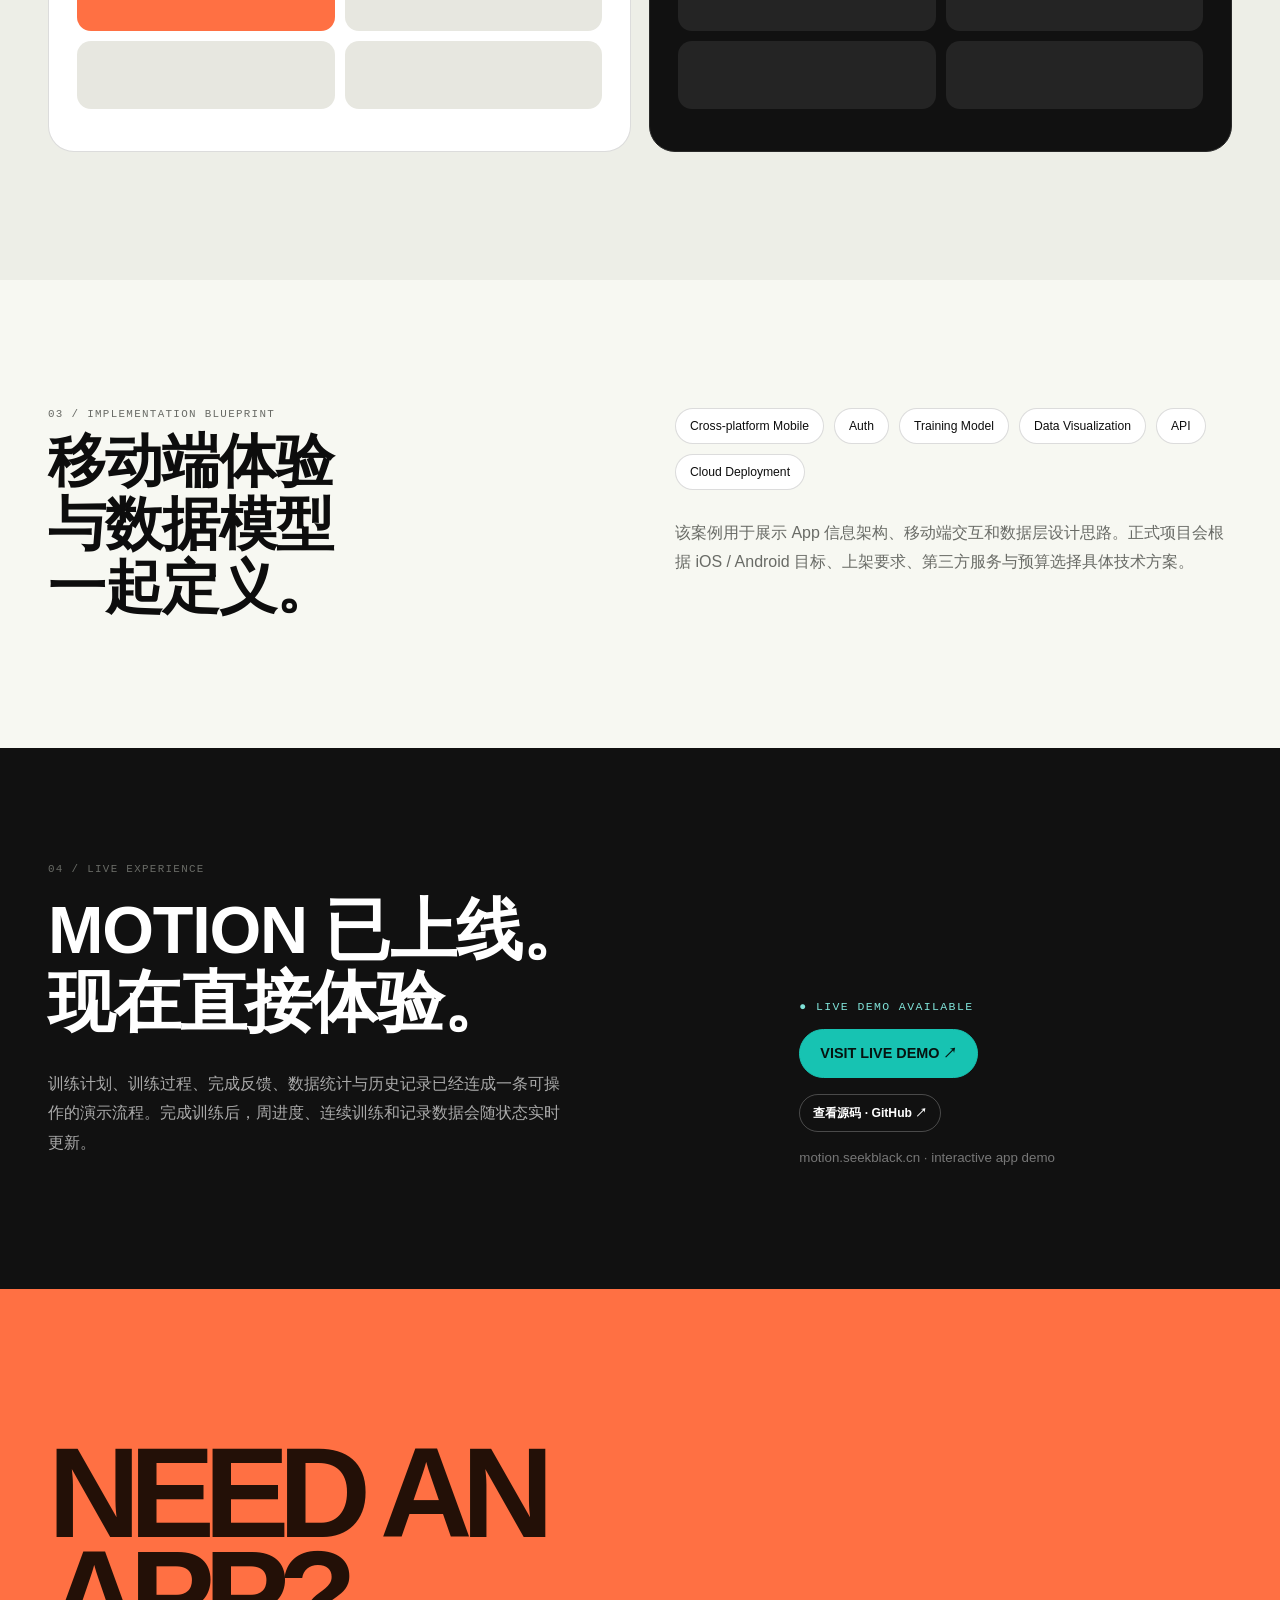
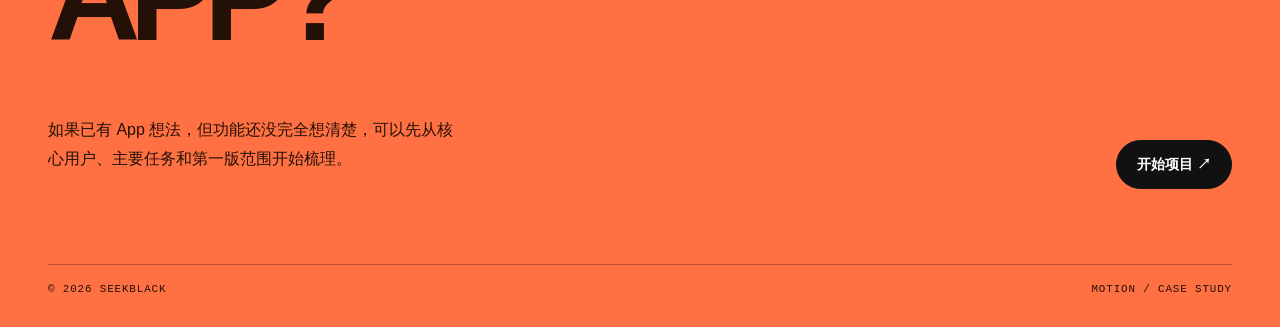
<file: work/motion/index.html>
<!DOCTYPE html>
<html lang="zh-CN" class="case-page motion-page">
<head>
  <meta charset="UTF-8"><meta name="viewport" content="width=device-width,initial-scale=1,viewport-fit=cover">
  
  <meta property="og:title" content="MOTION 运动 App Case Study — SEEKBLACK">
  <meta property="og:description" content="Independent Concept Project · 查看项目思路、信息架构与技术实现。">
  <meta property="og:type" content="article">
  <meta property="og:url" content="https://seekblack.cn/work/motion/">
  <meta property="og:image" content="https://seekblack.cn/assets/og-seekblack.png">
  <meta name="description" content="MOTION — SEEKBLACK 运动 App 概念项目 Case Study。"><meta name="theme-color" content="#0c0c0c">
  <link rel="canonical" href="https://seekblack.cn/work/motion/"><link rel="icon" href="../../assets/favicon.svg"><link rel="stylesheet" href="../../assets/styles.css?v=20260830-caseaction2">
  <title>MOTION 运动 App Case Study — SEEKBLACK</title>
</head>
<body>
<a class="skip-link" href="#main">跳到主要内容</a>
<nav class="nav" aria-label="案例导航"><div class="wrap nav-inner"><a class="brand" href="../../"><span class="brand-dot"></span>SEEKBLACK <small>CASE STUDY 03</small></a><div class="nav-links"><a href="../../#work">全部案例</a><a href="../north/">下一案例</a><a href="../../#contact" class="nav-cta">开始项目 ↗</a></div><button class="menu-btn" type="button" aria-label="打开菜单" aria-expanded="false" aria-controls="mobile-menu">MENU</button></div></nav>
<nav id="mobile-menu" class="mobile-menu" aria-label="移动导航" aria-hidden="true" inert><button class="mobile-close" type="button" aria-label="关闭菜单">CLOSE</button><a href="../../#work">全部案例</a><a href="../north/">NØRTH</a><a href="../../#contact">开始项目</a></nav>
<header class="case-hero"><div class="wrap"><div class="case-kicker mono">CASE STUDY 03 / INDEPENDENT CONCEPT PROJECT</div><h1 class="case-title">MOTION<br><span>FITNESS</span><br>APP.</h1><div class="case-bottom"><p>训练计划与运动数据记录类 App 概念。通过首页状态、训练计划、数据统计和连续打卡，把“今天做什么”和“最近做得怎么样”放在同一套移动端体验里。</p><div class="case-meta"><div><small>Type</small><strong>Mobile App</strong></div><div><small>Focus</small><strong>Training + Data</strong></div><div><small>Demo</small><strong>Live · motion.seekblack.cn</strong></div></div></div></div></header>
<main id="main">

<section class="case-section"><div class="wrap"><div class="case-intro reveal"><div class="case-idx mono">01 / PRODUCT IDEA</div><div><h2 class="zh-phrases"><span>数据不是装饰，</span><span>要能推动</span><span>下一次行动。</span></h2><p>MOTION 不把数据统计做成一堆漂亮图表，而是围绕“下一次训练”组织信息。首页先告诉用户本周进度和下一计划，再让统计页承担复盘。</p></div></div><div class="facts reveal"><div class="fact"><small>Primary</small><strong>训练计划</strong></div><div class="fact"><small>Secondary</small><strong>数据记录</strong></div><div class="fact"><small>Habit</small><strong>连续打卡</strong></div><div class="fact"><small>Delivery</small><strong>Web App Demo</strong></div></div></div></section>
<section class="case-section case-dark"><div class="wrap"><div class="case-showcase motion-showcase reveal"><div class="motion-copy"><h3 class="zh-phrases"><span>先告诉用户</span><span>今天该做什么。</span></h3><p>首页把训练任务、周完成率和连续记录放在一屏内。统计数字只保留与训练决策相关的部分，不让图表抢走行动入口。</p><div class="motion-cards"><div><small>THIS WEEK</small><strong>04</strong></div><div><small>ACTIVE</small><strong>86%</strong></div><div><small>PLAN</small><strong>12</strong></div><div><small>STREAK</small><strong>7D</strong></div></div></div><div class="motion-phone-wrap"><div class="motion-phone"><div class="screen"><div class="hello mono">GOOD MORNING</div><div class="m-title">Ready for<br>today?</div><div class="ring"></div><div class="m-list"><span></span><span></span><span></span></div></div></div></div></div></div></section>
<section class="case-section"><div class="wrap"><div class="case-intro reveal"><div class="case-idx mono">02 / INFORMATION ARCHITECTURE</div><div><h2 class="zh-phrases"><span>五个核心区域，</span><span>覆盖训练前后。</span></h2><p>产品结构围绕训练生命周期组织：计划决定做什么，训练页记录过程，统计页负责复盘，个人中心维护目标与账户设置。</p></div></div><div class="flowline reveal"><div><b>01</b><strong>HOME</strong></div><div><b>02</b><strong>PLAN</strong></div><div><b>03</b><strong>TRAIN</strong></div><div><b>04</b><strong>STATS</strong></div><div><b>05</b><strong>PROFILE</strong></div></div><div class="case-grid2 reveal case-grid-spaced"><div class="case-panel"><h3>训练记录</h3><p>训练过程只保留组数、次数、动作进度、时长等关键状态，减少操作负担；完成后自动汇总到本周数据。</p><div class="wire"><span></span><span></span><span></span><span></span></div></div><div class="case-panel dark"><h3>统计层级</h3><p>先展示周完成率、连续训练和负荷趋势，再进入详细历史。概念重点是层级与反馈，不虚构具体算法能力。</p><div class="wire"><span></span><span></span><span></span><span></span></div></div></div></div></section>
<section class="case-section case-paper"><div class="wrap system-grid reveal"><div><div class="case-idx mono">03 / IMPLEMENTATION BLUEPRINT</div><h2 class="zh-phrases"><span>移动端体验</span><span>与数据模型</span><span>一起定义。</span></h2></div><div><div class="stack"><span>Cross-platform Mobile</span><span>Auth</span><span>Training Model</span><span>Data Visualization</span><span>API</span><span>Cloud Deployment</span></div><p class="system-note">该案例用于展示 App 信息架构、移动端交互和数据层设计思路。正式项目会根据 iOS / Android 目标、上架要求、第三方服务与预算选择具体技术方案。</p></div></div></section>

<section class="case-live"><div class="wrap"><div class="case-live-grid reveal"><div><div class="case-idx mono">04 / LIVE EXPERIENCE</div><h2 class="zh-phrases"><span>MOTION 已上线。</span><span>现在直接体验。</span></h2><p>训练计划、训练过程、完成反馈、数据统计与历史记录已经连成一条可操作的演示流程。完成训练后，周进度、连续训练和记录数据会随状态实时更新。</p></div><div class="case-live-action"><span class="case-live-status mono">● LIVE DEMO AVAILABLE</span><a class="btn btn-brand" href="https://motion.seekblack.cn/" target="_blank" rel="noopener">VISIT LIVE DEMO ↗</a><div class="case-live-secondary"><a class="project-link" href="https://github.com/BlackCatKingdom/motion-fitness-app-demo" target="_blank" rel="noopener">查看源码 · GitHub ↗</a></div><small>motion.seekblack.cn · interactive app demo</small></div></div></div></section>

<section class="case-cta"><div class="wrap"><h2>NEED AN<br>APP?</h2><div class="case-cta-row"><p>如果已有 App 想法，但功能还没完全想清楚，可以先从核心用户、主要任务和第一版范围开始梳理。</p><a class="btn btn-dark" href="../../#contact">开始项目 ↗</a></div><div class="case-foot mono"><span>© <span data-year>2026</span> SEEKBLACK</span><span>MOTION / CASE STUDY</span></div></div></section>

</main>
<script src="../../assets/site.js?v=20260830-motion1" defer></script>
</body></html>
</file>
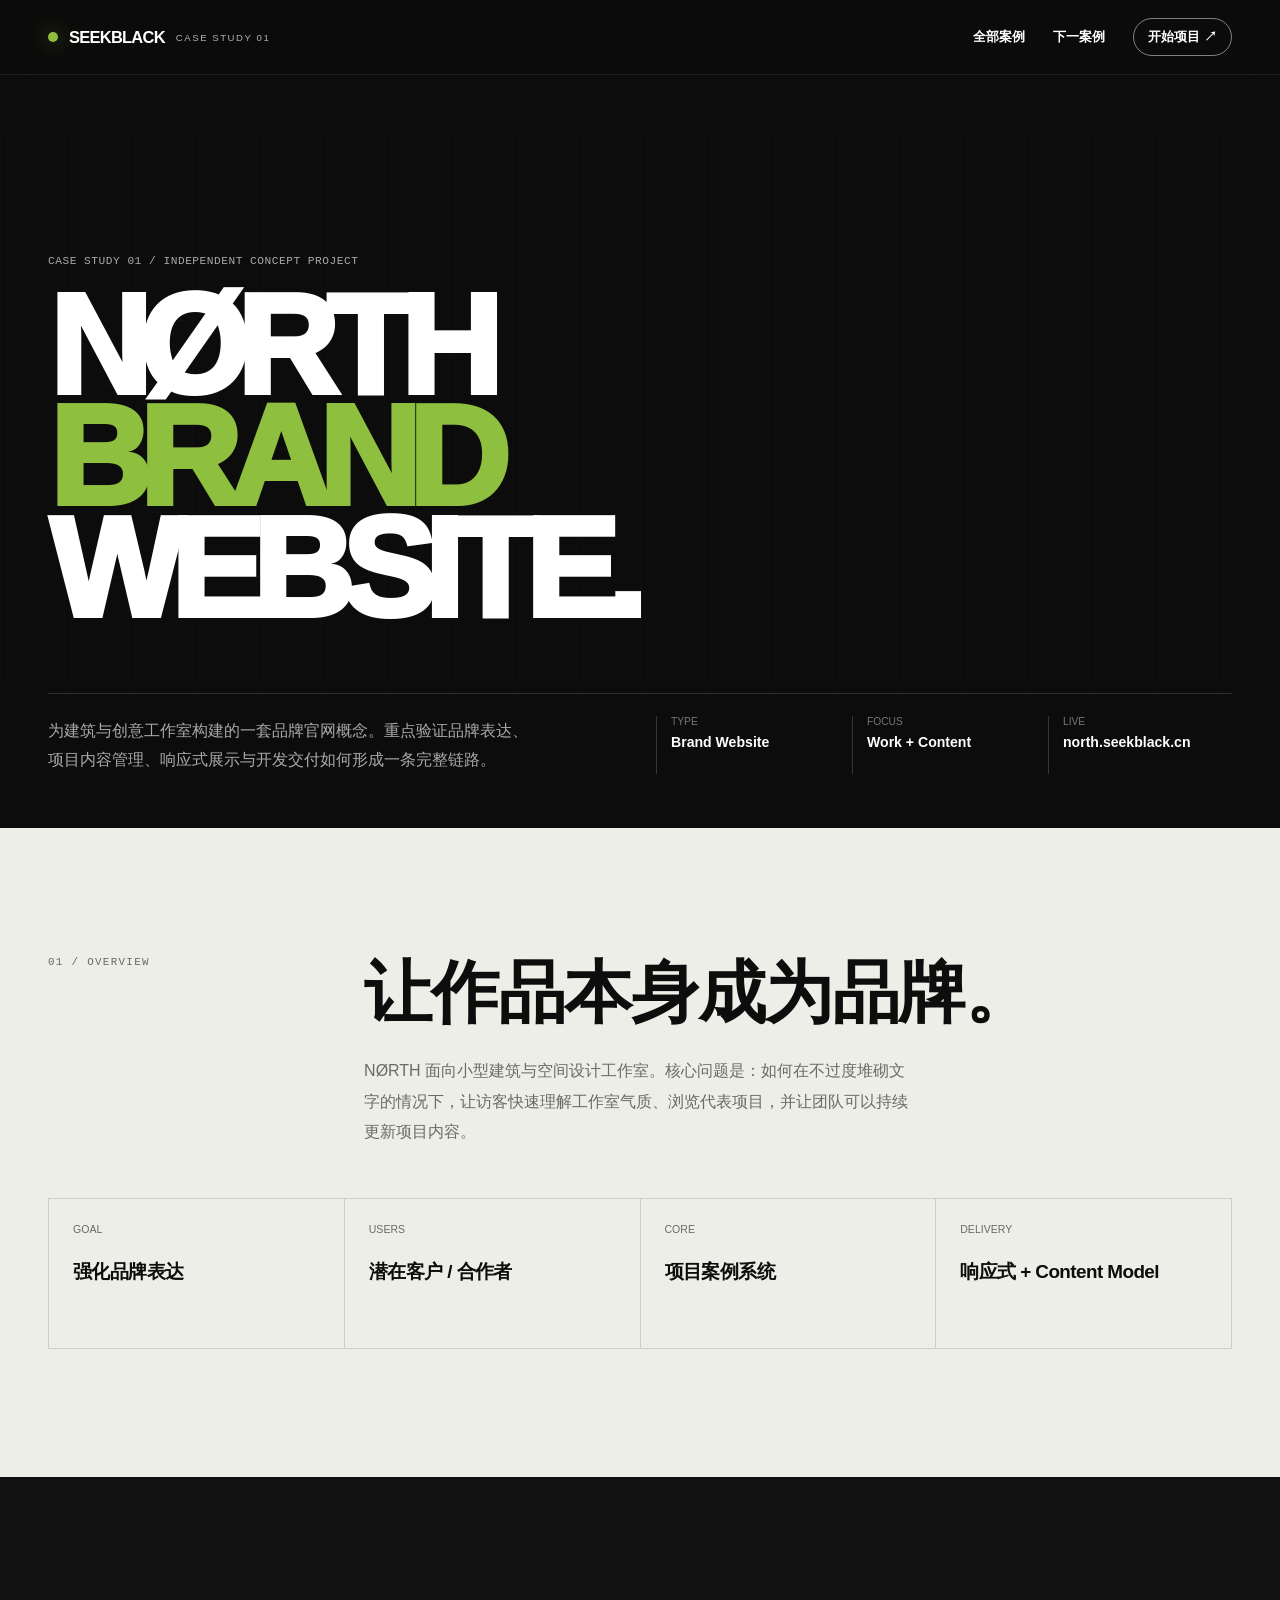
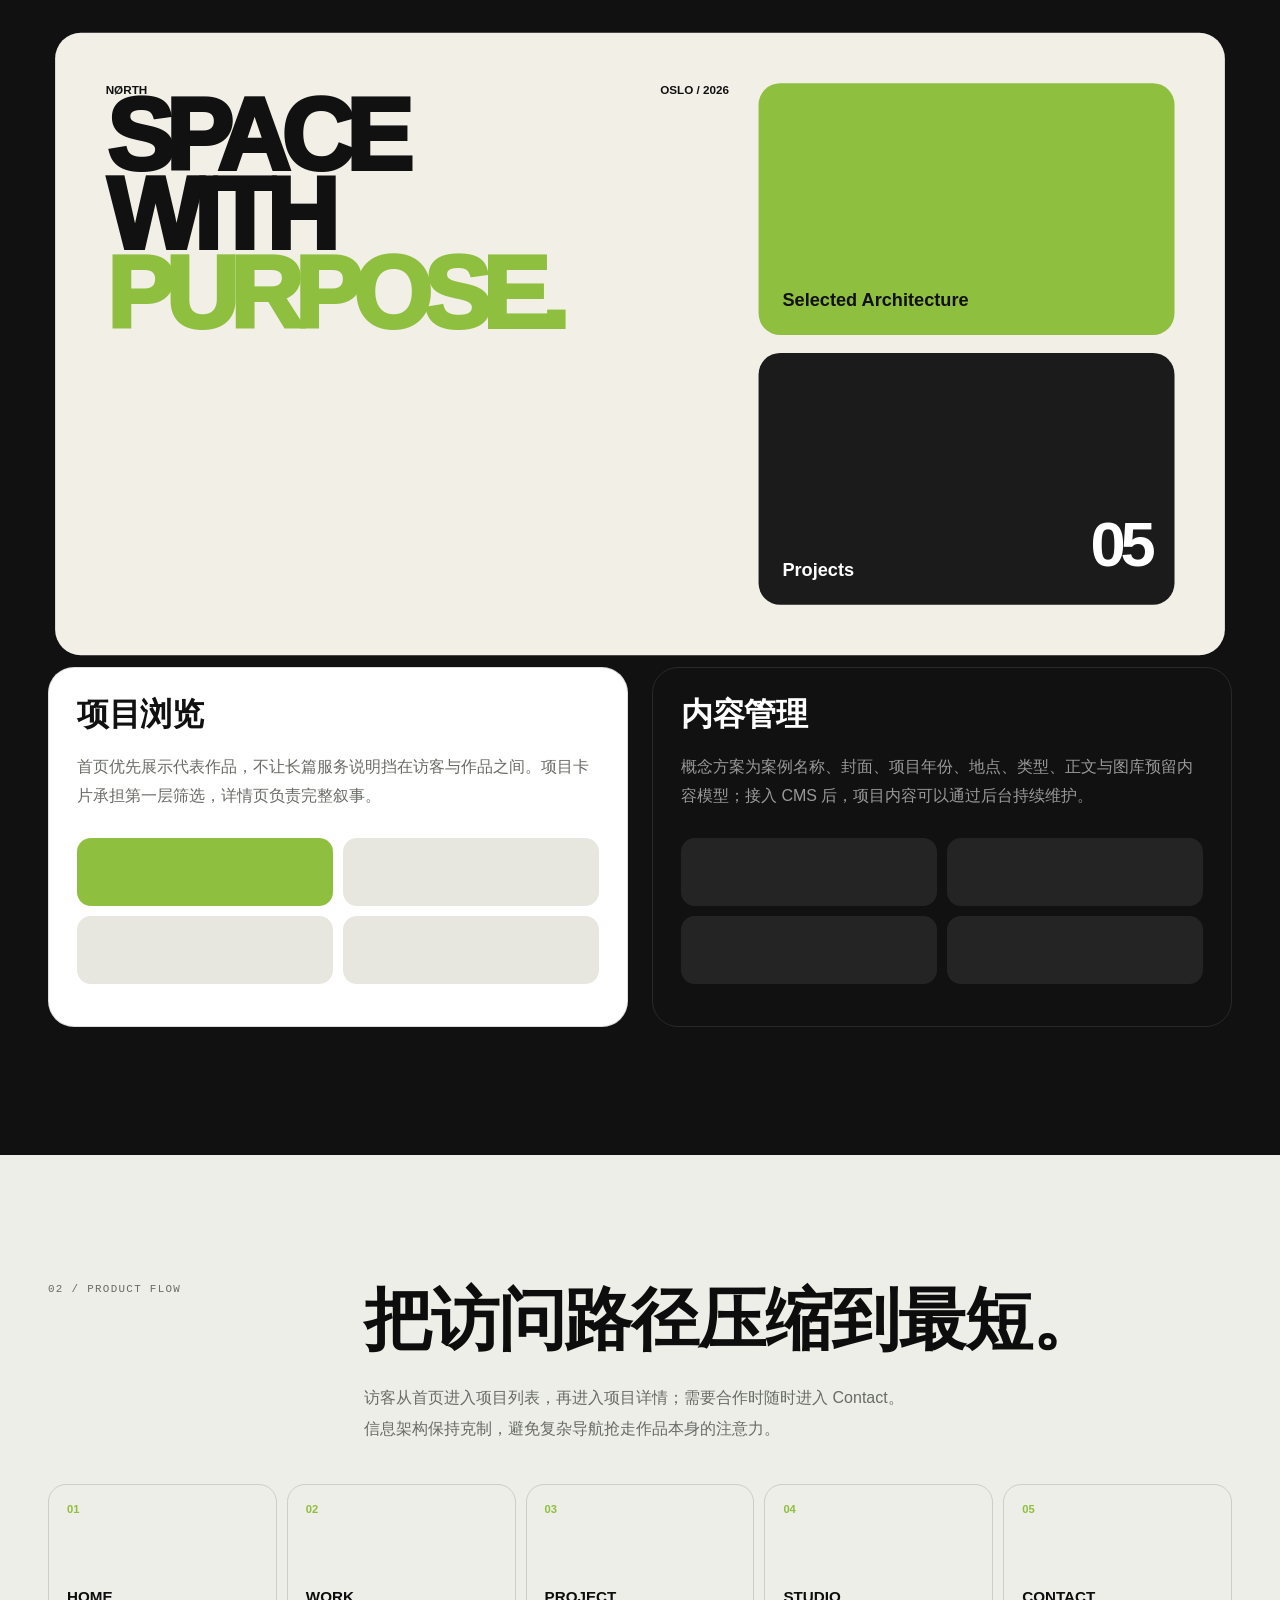
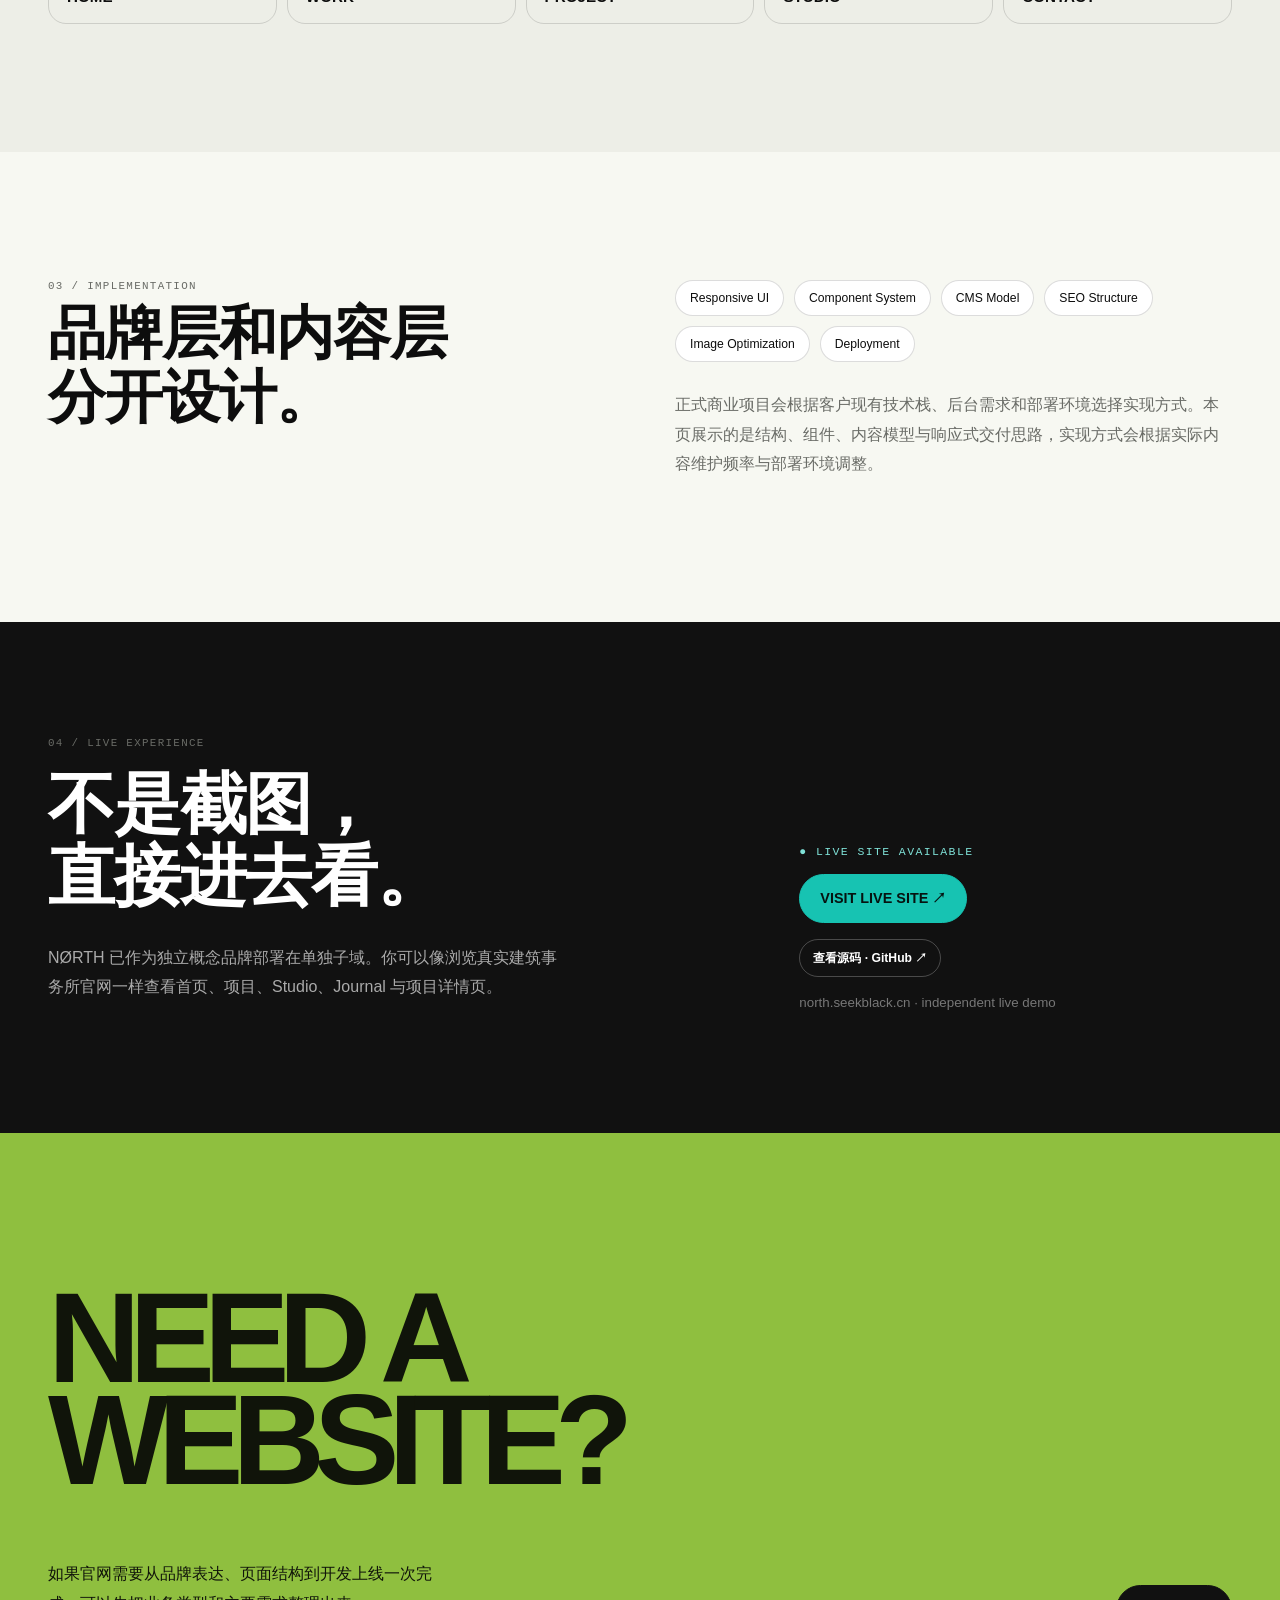
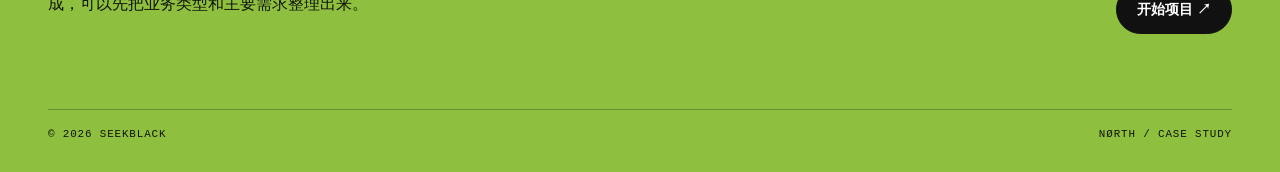
<file: work/north/index.html>
<!DOCTYPE html>
<html lang="zh-CN" class="case-page north-page">
<head>
  <meta charset="UTF-8"><meta name="viewport" content="width=device-width,initial-scale=1,viewport-fit=cover">
  
  <meta property="og:title" content="NØRTH 品牌官网 Case Study — SEEKBLACK">
  <meta property="og:description" content="Independent Concept Project · 查看项目思路、信息架构与技术实现。">
  <meta property="og:type" content="article">
  <meta property="og:url" content="https://seekblack.cn/work/north/">
  <meta property="og:image" content="https://seekblack.cn/assets/og-seekblack.png">
  <meta name="description" content="NØRTH — SEEKBLACK 品牌官网概念项目 Case Study。"><meta name="theme-color" content="#0c0c0c">
  <link rel="canonical" href="https://seekblack.cn/work/north/"><link rel="icon" href="../../assets/favicon.svg"><link rel="stylesheet" href="../../assets/styles.css?v=20260830-caseaction2">
  <title>NØRTH 品牌官网 Case Study — SEEKBLACK</title>
</head>
<body>
<a class="skip-link" href="#main">跳到主要内容</a>
<nav class="nav" aria-label="案例导航"><div class="wrap nav-inner"><a class="brand" href="../../"><span class="brand-dot"></span>SEEKBLACK <small>CASE STUDY 01</small></a><div class="nav-links"><a href="../../#work">全部案例</a><a href="../flow/">下一案例</a><a href="../../#contact" class="nav-cta">开始项目 ↗</a></div><button class="menu-btn" type="button" aria-label="打开菜单" aria-expanded="false" aria-controls="mobile-menu">MENU</button></div></nav>
<nav id="mobile-menu" class="mobile-menu" aria-label="移动导航" aria-hidden="true" inert><button class="mobile-close" type="button" aria-label="关闭菜单">CLOSE</button><a href="../../#work">全部案例</a><a href="../flow/">FLOW</a><a href="../../#contact">开始项目</a></nav>
<header class="case-hero"><div class="wrap"><div class="case-kicker mono">CASE STUDY 01 / INDEPENDENT CONCEPT PROJECT</div><h1 class="case-title">NØRTH<br><span>BRAND</span><br>WEBSITE.</h1><div class="case-bottom"><p>为建筑与创意工作室构建的一套品牌官网概念。重点验证品牌表达、项目内容管理、响应式展示与开发交付如何形成一条完整链路。</p><div class="case-meta"><div><small>Type</small><strong>Brand Website</strong></div><div><small>Focus</small><strong>Work + Content</strong></div><div><small>Live</small><strong>north.seekblack.cn</strong></div></div></div></div></header>
<main id="main">

<section class="case-section"><div class="wrap"><div class="case-intro reveal"><div class="case-idx mono">01 / OVERVIEW</div><div><h2 class="zh-phrases"><span>让作品本身</span><span>成为品牌。</span></h2><p>NØRTH 面向小型建筑与空间设计工作室。核心问题是：如何在不过度堆砌文字的情况下，让访客快速理解工作室气质、浏览代表项目，并让团队可以持续更新项目内容。</p></div></div><div class="facts reveal"><div class="fact"><small>Goal</small><strong>强化品牌表达</strong></div><div class="fact"><small>Users</small><strong>潜在客户 / 合作者</strong></div><div class="fact"><small>Core</small><strong>项目案例系统</strong></div><div class="fact"><small>Delivery</small><strong>响应式 + Content Model</strong></div></div></div></section>
<section class="case-section case-dark"><div class="wrap"><div class="case-showcase north-screen reveal"><div><div class="brandline"><span>NØRTH</span><span>OSLO / 2026</span></div><div class="display">SPACE<br>WITH<br><em>PURPOSE.</em></div></div><div class="tiles"><div class="tile">Selected Architecture</div><div class="tile"><span>Projects</span><b>05</b></div></div></div><div class="case-grid2 reveal"><div class="case-panel"><h3>项目浏览</h3><p>首页优先展示代表作品，不让长篇服务说明挡在访客与作品之间。项目卡片承担第一层筛选，详情页负责完整叙事。</p><div class="wire"><span></span><span></span><span></span><span></span></div></div><div class="case-panel dark"><h3>内容管理</h3><p>概念方案为案例名称、封面、项目年份、地点、类型、正文与图库预留内容模型；接入 CMS 后，项目内容可以通过后台持续维护。</p><div class="wire"><span></span><span></span><span></span><span></span></div></div></div></div></section>
<section class="case-section"><div class="wrap"><div class="case-intro reveal"><div class="case-idx mono">02 / PRODUCT FLOW</div><div><h2 class="zh-phrases"><span>把访问路径</span><span>压缩到最短。</span></h2><p>访客从首页进入项目列表，再进入项目详情；需要合作时随时进入 Contact。信息架构保持克制，避免复杂导航抢走作品本身的注意力。</p></div></div><div class="flowline reveal"><div><b>01</b><strong>HOME</strong></div><div><b>02</b><strong>WORK</strong></div><div><b>03</b><strong>PROJECT</strong></div><div><b>04</b><strong>STUDIO</strong></div><div><b>05</b><strong>CONTACT</strong></div></div></div></section>
<section class="case-section case-paper"><div class="wrap system-grid reveal"><div><div class="case-idx mono">03 / IMPLEMENTATION</div><h2 class="zh-phrases"><span>品牌层和内容层</span><span>分开设计。</span></h2></div><div><div class="stack"><span>Responsive UI</span><span>Component System</span><span>CMS Model</span><span>SEO Structure</span><span>Image Optimization</span><span>Deployment</span></div><p class="system-note">正式商业项目会根据客户现有技术栈、后台需求和部署环境选择实现方式。本页展示的是结构、组件、内容模型与响应式交付思路，实现方式会根据实际内容维护频率与部署环境调整。</p></div></div></section>

<section class="case-live"><div class="wrap"><div class="case-live-grid reveal"><div><div class="case-idx mono">04 / LIVE EXPERIENCE</div><h2 class="zh-phrases"><span>不是截图，</span><span>直接进去看。</span></h2><p>NØRTH 已作为独立概念品牌部署在单独子域。你可以像浏览真实建筑事务所官网一样查看首页、项目、Studio、Journal 与项目详情页。</p></div><div class="case-live-action"><span class="case-live-status mono">● LIVE SITE AVAILABLE</span><a class="btn btn-brand" href="https://north.seekblack.cn/" target="_blank" rel="noopener">VISIT LIVE SITE ↗</a><div class="case-live-secondary"><a class="project-link" href="https://github.com/BlackCatKingdom/north-architecture-demo" target="_blank" rel="noopener">查看源码 · GitHub ↗</a></div><small>north.seekblack.cn · independent live demo</small></div></div></div></section>

<section class="case-cta"><div class="wrap"><h2>NEED A<br>WEBSITE?</h2><div class="case-cta-row"><p>如果官网需要从品牌表达、页面结构到开发上线一次完成，可以先把业务类型和主要需求整理出来。</p><a class="btn btn-dark" href="../../#contact">开始项目 ↗</a></div><div class="case-foot mono"><span>© <span data-year>2026</span> SEEKBLACK</span><span>NØRTH / CASE STUDY</span></div></div></section>

</main>
<script src="../../assets/site.js?v=20260830-motion1" defer></script>
</body></html>
</file>
<file: assets/styles.css>
:root{
  --bg:#edeee7;--paper:#f7f8f2;--ink:#0d0d0d;--ink2:#151515;--muted:#696b66;
  --line:rgba(13,13,13,.14);--darkline:rgba(255,255,255,.14);--brand:#17c3b2;
  --brand-ink:#061310;--radius:26px;--radius-sm:15px;--max:1240px;--pad:clamp(20px,4vw,48px);
  --ease:cubic-bezier(.22,1,.36,1)
}
*{box-sizing:border-box}html{scroll-behavior:smooth;background:var(--ink)}body{margin:0;background:var(--bg);color:var(--ink);font-family:ui-sans-serif,-apple-system,BlinkMacSystemFont,"Segoe UI Variable","Segoe UI","Helvetica Neue","PingFang SC","Microsoft YaHei",Arial,sans-serif;-webkit-font-smoothing:antialiased;text-rendering:optimizeLegibility}body.menu-open{overflow:hidden}a{color:inherit;text-decoration:none}button{font:inherit}img,svg{display:block;max-width:100%}::selection{background:var(--brand);color:#07100e}.wrap{width:min(var(--max),calc(100% - var(--pad)*2));margin-inline:auto}.mono{font-family:"SFMono-Regular",Consolas,"Liberation Mono",monospace;letter-spacing:.045em}.skip-link{position:fixed;left:16px;top:12px;z-index:160;background:#fff;color:#111;padding:10px 14px;border-radius:8px;transform:translateY(-160%);transition:transform .2s ease}.skip-link:focus{transform:none}a:focus-visible,button:focus-visible{outline:2px solid var(--brand);outline-offset:4px}

/* NAV */
.nav{position:fixed;left:0;right:0;top:0;z-index:100;background:rgba(12,12,12,.72);border-bottom:1px solid rgba(255,255,255,.09);backdrop-filter:blur(18px);color:#fff}.nav-inner{height:74px;display:flex;align-items:center;justify-content:space-between;gap:26px}.brand{display:flex;align-items:center;gap:11px;font-weight:900;letter-spacing:-.045em;font-size:1.03rem}.brand-dot{width:10px;height:10px;border-radius:50%;background:var(--brand);box-shadow:0 0 22px color-mix(in srgb,var(--brand) 70%, transparent)}.brand small{font-weight:500;letter-spacing:.16em;font-size:.6rem;opacity:.68}.nav-links{display:flex;align-items:center;gap:28px;font-size:.83rem;font-weight:650}.nav-links>a:not(.nav-cta){position:relative}.nav-links>a:not(.nav-cta)::after{content:"";position:absolute;left:0;right:100%;bottom:-5px;height:1px;background:currentColor;transition:right .3s var(--ease)}.nav-links>a:not(.nav-cta):hover::after{right:0}.nav-cta{border:1px solid rgba(255,255,255,.48);padding:9px 14px;border-radius:999px;transition:.25s var(--ease)}.nav-cta:hover{background:#fff;color:#111}.menu-btn{display:none;background:transparent;border:1px solid rgba(255,255,255,.45);color:#fff;border-radius:999px;padding:8px 12px;cursor:pointer}.mobile-menu{position:fixed;inset:0;background:#0c0c0c;color:#fff;z-index:120;padding:80px 28px 34px;display:flex;flex-direction:column;justify-content:center;opacity:0;pointer-events:none;transition:opacity .28s ease}.mobile-menu.open{opacity:1;pointer-events:auto}.mobile-menu a{font-size:clamp(2.7rem,12vw,5rem);font-weight:880;letter-spacing:-.065em;padding:5px 0}.mobile-close{position:absolute;right:22px;top:20px;background:none;color:#fff;border:1px solid #666;padding:8px 12px;border-radius:999px;cursor:pointer}

/* SHARED */
.section{position:relative;padding:clamp(88px,10vw,150px) 0}.section-head{display:grid;grid-template-columns:.42fr 1.58fr;gap:36px;align-items:start;margin-bottom:58px}.section-index{font-size:.7rem;color:var(--muted);text-transform:uppercase;letter-spacing:.16em;padding-top:10px}.section-head h2,.display-title{font-size:clamp(2.7rem,5.8vw,5.8rem);line-height:.93;letter-spacing:-.065em;margin:0;font-weight:880;max-width:14ch}.section-head .desc{max-width:54ch;color:var(--muted);font-size:1rem;line-height:1.85;margin:22px 0 0}.eyebrow{font-size:.7rem;text-transform:uppercase;letter-spacing:.16em;color:var(--muted);margin-bottom:15px}.reveal{opacity:0;transform:translateY(28px);transition:opacity .75s var(--ease),transform .75s var(--ease)}.reveal.in{opacity:1;transform:none}.btn{display:inline-flex;align-items:center;justify-content:center;gap:10px;border-radius:999px;padding:14px 20px;font-size:.9rem;font-weight:760;border:1px solid transparent;transition:transform .25s var(--ease),background .25s var(--ease),color .25s var(--ease)}.btn:hover{transform:translateY(-2px)}.btn-brand{background:var(--brand);color:var(--brand-ink);border-color:var(--brand)}.btn-dark{background:#111;color:#fff;border-color:#111}.btn-ghost-dark{border-color:rgba(255,255,255,.28);color:#fff}.btn-ghost-light{border-color:rgba(13,13,13,.24);color:#111}

/* HOME HERO */
.home-hero{min-height:100dvh;background:#0d0d0d;color:#fff;position:relative;overflow:hidden;display:flex;align-items:flex-end}.home-hero:before,.case-hero:before{content:"";position:absolute;inset:0;background-image:linear-gradient(rgba(255,255,255,.07) 1px,transparent 1px),linear-gradient(90deg,rgba(255,255,255,.07) 1px,transparent 1px);background-size:64px 64px;opacity:.22;mask-image:linear-gradient(to bottom,transparent 0,#000 20%,#000 78%,transparent 100%)}.hero-glow{position:absolute;width:700px;height:700px;border-radius:50%;right:-210px;top:-220px;background:radial-gradient(circle,var(--brand) 0,rgba(23,195,178,.14) 36%,transparent 68%);filter:blur(18px);opacity:.55}.home-hero .inner{position:relative;z-index:2;padding:142px 0 54px}.hero-kicker{display:flex;align-items:center;gap:12px;color:#b7b8b3;font-size:.74rem;text-transform:uppercase;letter-spacing:.18em;margin-bottom:30px}.hero-kicker:before{content:"";width:34px;height:1px;background:var(--brand)}.hero-grid{display:grid;grid-template-columns:1.1fr .9fr;gap:clamp(42px,7vw,100px);align-items:end}.home-hero h1{margin:0;font-size:clamp(4.2rem,9.8vw,9.6rem);line-height:.81;letter-spacing:-.08em;font-weight:920;max-width:7ch}.home-hero h1 .outline{color:transparent;-webkit-text-stroke:1.35px rgba(255,255,255,.68)}.hero-copy{max-width:520px;justify-self:end;padding-bottom:8px}.hero-copy .lead{font-size:clamp(1.25rem,2.1vw,2rem);line-height:1.35;font-weight:660;letter-spacing:-.03em;margin:0 0 22px}.hero-copy p{margin:0;color:#a8aaa5;line-height:1.82}.cta-row{display:flex;gap:12px;flex-wrap:wrap;margin-top:34px}.hero-meta{display:flex;justify-content:space-between;gap:24px;align-items:end;margin-top:74px;padding-top:18px;border-top:1px solid rgba(255,255,255,.15);color:#7f817d;font-size:.7rem;text-transform:uppercase;letter-spacing:.13em}.hero-meta strong{color:#fff;font-weight:620}
.hero-devices{position:absolute;right:3.5vw;top:clamp(96px,11vh,126px);width:min(34vw,500px);height:315px;opacity:.97;transform:rotate(-2deg);pointer-events:none}.hero-browser{position:absolute;left:0;top:0;width:78%;height:250px;border:1px solid rgba(255,255,255,.24);border-radius:19px;background:#171717;box-shadow:0 36px 80px rgba(0,0,0,.5);overflow:hidden}.browser-bar{height:32px;border-bottom:1px solid rgba(255,255,255,.11);display:flex;align-items:center;gap:6px;padding:0 11px}.browser-bar i{width:7px;height:7px;border-radius:50%;background:#555}.browser-screen{height:calc(100% - 32px);padding:17px;background:#f3f0e7;color:#111}.browser-screen .mini-nav{display:flex;justify-content:space-between;font-size:7px;font-weight:800;margin-bottom:26px}.browser-screen .mini-title{font-size:29px;line-height:.86;letter-spacing:-.065em;font-weight:920;width:72%}.browser-screen .mini-grid{display:grid;grid-template-columns:1.2fr .8fr;gap:8px;margin-top:18px}.browser-screen .mini-grid span{height:52px;border-radius:9px;background:#8fbf3f}.browser-screen .mini-grid span:last-child{background:#222}.hero-phone{position:absolute;right:0;bottom:0;width:132px;height:260px;border:1px solid rgba(255,255,255,.28);border-radius:28px;background:#0f0f0f;padding:7px;box-shadow:0 28px 65px rgba(0,0,0,.58)}.hero-phone:before{content:"";position:absolute;left:50%;top:7px;transform:translateX(-50%);width:48px;height:12px;border-radius:0 0 9px 9px;background:#0f0f0f}.hero-phone .screen{height:100%;border-radius:21px;background:#fbfbfb;padding:28px 12px 12px;color:#111}.hero-phone .screen strong{font-size:18px;line-height:1;font-weight:900;letter-spacing:-.05em}.hero-phone .chip{width:60px;height:18px;border-radius:99px;background:#496bff;margin:16px 0}.hero-phone .cells{display:grid;grid-template-columns:1fr 1fr;gap:6px}.hero-phone .cells span{height:44px;border-radius:9px;background:#eceef4}.hero-phone .cells span:first-child{background:#496bff}

/* HOME WORK */
.work{background:var(--bg)}.work-list{display:flex;flex-direction:column;gap:96px}.project{display:grid;grid-template-columns:1.25fr .75fr;gap:40px;align-items:end}.project:nth-child(even){grid-template-columns:.75fr 1.25fr}.project:nth-child(even) .project-visual{order:2}.project:nth-child(even) .project-copy{order:1}.project-visual{aspect-ratio:16/10;border-radius:var(--radius);overflow:hidden;position:relative;border:1px solid var(--line);transition:transform .55s var(--ease),box-shadow .55s var(--ease)}.project:hover .project-visual{transform:translateY(-4px);box-shadow:0 28px 60px rgba(0,0,0,.09)}.project-copy{padding-bottom:8px}.badge{display:inline-flex;border:1px solid var(--line);border-radius:999px;padding:6px 10px;font-size:.67rem;letter-spacing:.08em;text-transform:uppercase;color:var(--muted);margin-bottom:18px;background:rgba(255,255,255,.3)}.project-copy h3{font-size:clamp(2rem,3.7vw,4rem);letter-spacing:-.055em;line-height:.98;margin:0 0 14px}.project-copy p{color:var(--muted);line-height:1.78;margin:0 0 22px;max-width:42ch}.project-link{display:inline-flex;gap:10px;align-items:center;font-size:.87rem;font-weight:780;border-bottom:1px solid var(--ink);padding-bottom:5px}.project-meta{display:flex;gap:16px;flex-wrap:wrap;font-size:.68rem;color:var(--muted);text-transform:uppercase;letter-spacing:.11em;margin:0 0 22px}.project-actions{margin-top:0}
/* north home mock */
.mock-north{background:#111;padding:28px;color:#fff;display:flex;gap:14px}.mock-north .n-left{flex:1;border-radius:18px;background:#f2efe7;color:#111;padding:24px;display:flex;flex-direction:column;justify-content:space-between}.mock-north .tiny{font-size:9px;text-transform:uppercase;letter-spacing:.12em}.mock-north .big{font-size:clamp(34px,5vw,76px);line-height:.86;letter-spacing:-.065em;font-weight:920}.mock-north .bar{height:11px;width:55%;border-radius:99px;background:#111}.mock-north .n-right{width:34%;display:flex;flex-direction:column;gap:14px}.mock-north .tile{flex:1;border-radius:18px;background:#8fbf3f}.mock-north .tile:last-child{background:#2b2b2b;position:relative}.mock-north .tile:last-child:after{content:"05";position:absolute;right:18px;bottom:10px;font-size:46px;font-weight:850;color:#fff}
/* flow home mock */
.mock-flow{background:#dbe6ff;padding:30px;display:grid;grid-template-columns:1fr .54fr;gap:18px;align-items:center}.mock-flow .f-panel{height:88%;border-radius:22px;background:#fff;padding:20px;box-shadow:0 20px 50px rgba(45,77,120,.14)}.mock-flow .label{font-size:9px}.mock-flow .title{font-size:32px;font-weight:920;letter-spacing:-.06em;line-height:.95;margin-top:17px}.mock-flow .title span{display:block;white-space:nowrap}.mock-flow .stats{display:grid;grid-template-columns:1fr 1fr;gap:9px;margin-top:22px}.mock-flow .stats i{height:54px;border-radius:12px;background:#edf1f8}.mock-flow .f-phone{height:86%;border-radius:34px;background:#111;padding:7px;box-shadow:0 20px 50px rgba(45,77,120,.2)}.mock-flow .f-screen{height:100%;border-radius:28px;background:#fbfbfb;padding:20px 13px}.mock-flow .orb{width:48px;height:48px;border-radius:50%;background:#496bff}.mock-flow .line{height:10px;border-radius:20px;background:#dfe3eb;margin-top:12px}.mock-flow .line.short{width:55%}.mock-flow .menu{display:grid;grid-template-columns:1fr 1fr;gap:8px;margin-top:18px}.mock-flow .menu span{height:56px;border-radius:14px;background:#eef1f5}.mock-flow .menu span:first-child{background:#496bff}
/* motion home mock */
.mock-motion{background:#ffede4;padding:24px;display:flex;gap:16px}.mock-motion .m-menu{width:36%;border-radius:18px;background:#1b1b1b;color:#fff;padding:22px;display:flex;flex-direction:column;justify-content:space-between}.mock-motion .m-menu strong{font-size:34px;letter-spacing:-.055em;line-height:.95}.mock-motion .m-menu small{color:#aaa}.mock-motion .m-grid{flex:1;display:grid;grid-template-columns:1fr 1fr;gap:12px}.mock-motion .m-grid>div{border-radius:18px;background:#fff;padding:18px;position:relative}.mock-motion .m-grid>div:nth-child(2){background:#ff7043;color:#111}.mock-motion .m-grid>div:nth-child(3){background:#ffd5c6}.mock-motion .m-grid b{font-size:11px}.mock-motion .m-grid span{position:absolute;left:18px;bottom:12px;font-size:31px;font-weight:920;letter-spacing:-.07em}

/* SERVICES */
.services{background:var(--paper);border-top:1px solid var(--line);border-bottom:1px solid var(--line)}.service-list{border-top:1px solid var(--line)}.service-row{display:grid;grid-template-columns:100px 1fr 1fr;gap:24px;align-items:center;padding:30px 0;border-bottom:1px solid var(--line);transition:background .25s ease}.service-row:hover{background:#efeee8}.service-num{font-size:.73rem;color:var(--muted)}.service-row h3{margin:0;font-size:clamp(1.35rem,2.6vw,2.5rem);letter-spacing:-.04em}.service-row p{margin:0;color:var(--muted);font-size:.9rem;line-height:1.68;max-width:46ch}.arrow{font-size:1.5rem}

/* PROCESS */
.process{background:#0d0d0d;color:#fff;overflow:hidden}.process:before{content:"";position:absolute;inset:0;background-image:linear-gradient(rgba(255,255,255,.06) 1px,transparent 1px),linear-gradient(90deg,rgba(255,255,255,.06) 1px,transparent 1px);background-size:72px 72px;opacity:.4;pointer-events:none}.process .section-head h2{color:#fff}.process .section-index,.process .section-head .desc{color:#898b86}.process-list{position:relative;z-index:1;display:grid;grid-template-columns:repeat(3,1fr);border-top:1px solid var(--darkline);border-left:1px solid var(--darkline)}.step{min-height:260px;padding:26px;border-right:1px solid var(--darkline);border-bottom:1px solid var(--darkline);display:flex;flex-direction:column;justify-content:space-between;transition:background .25s ease}.step:hover{background:rgba(23,195,178,.075)}.step-num{font-size:.68rem;color:var(--brand);letter-spacing:.14em}.step h3{font-size:1.55rem;margin:0 0 9px;letter-spacing:-.04em}.step p{margin:0;color:#92948f;font-size:.9rem;line-height:1.72;max-width:32ch}

/* PRINCIPLES */
.principles{background:var(--bg)}.principle-grid{display:grid;grid-template-columns:1fr 1fr;border-top:1px solid var(--line)}.principle{min-height:240px;padding:28px 28px 28px 0;border-bottom:1px solid var(--line);display:flex;flex-direction:column;justify-content:space-between}.principle:nth-child(odd){border-right:1px solid var(--line);padding-right:36px}.principle:nth-child(even){padding-left:36px}.principle-top{font-size:.7rem;font-weight:820;color:var(--muted);letter-spacing:.14em}.principle h3{font-size:1.35rem;margin:0 0 9px;letter-spacing:-.04em}.principle p{margin:0;color:var(--muted);line-height:1.72;font-size:.9rem}

/* ABOUT */
.about{background:var(--paper);border-top:1px solid var(--line)}.about-grid{display:grid;grid-template-columns:1fr 1fr;gap:64px;align-items:start}.about-statement{font-size:clamp(2.3rem,4.4vw,4.9rem);line-height:1.02;letter-spacing:-.06em;font-weight:850;margin:0}.about-copy{padding-top:8px}.about-copy p{font-size:1rem;color:var(--muted);line-height:1.92;margin:0 0 20px}.about-tags{display:flex;flex-wrap:wrap;gap:8px;margin-top:28px}.about-tags span{border:1px solid var(--line);padding:8px 11px;border-radius:999px;font-size:.73rem;color:#555;background:#fff}

/* CONTACT */
.contact{background:var(--brand);color:var(--brand-ink);padding:clamp(90px,12vw,170px) 0 32px}.contact-top{display:flex;justify-content:space-between;gap:44px;align-items:flex-end}.contact h2{font-size:clamp(4.4rem,10vw,10rem);line-height:.78;letter-spacing:-.085em;margin:0;max-width:8ch;font-weight:930}.contact-card{max-width:400px;border-top:1px solid rgba(0,0,0,.35);padding-top:18px}.contact-card p{line-height:1.82;margin:0 0 24px}.contact-actions{display:flex;gap:10px;flex-wrap:wrap}.contact-footer{display:flex;justify-content:space-between;gap:18px;flex-wrap:wrap;border-top:1px solid rgba(0,0,0,.24);margin-top:100px;padding-top:18px;font-size:.68rem;text-transform:uppercase;letter-spacing:.1em}.beian{display:flex;gap:14px;flex-wrap:wrap;margin-top:15px;font-size:.72rem}.beian a{text-decoration:underline;text-underline-offset:3px}

/* CASE STUDY */
.case-page{--case:#8fbf3f;--case-ink:#10140a}.case-page.flow-page{--case:#496bff;--case-ink:#07103a}.case-page.motion-page{--case:#ff7043;--case-ink:#231007}.case-page .brand-dot{background:var(--case);box-shadow:0 0 22px color-mix(in srgb,var(--case) 70%, transparent)}.case-hero{background:#0c0c0c;color:#fff;min-height:92dvh;display:flex;align-items:flex-end;position:relative;overflow:hidden}.case-hero .wrap{position:relative;z-index:1;padding:148px 0 54px}.case-kicker{font-size:.7rem;color:#aaa;text-transform:uppercase;margin-bottom:24px}.case-title{font-size:clamp(4rem,11vw,10rem);line-height:.79;letter-spacing:-.085em;margin:0;font-weight:930}.case-title span{color:var(--case)}.case-bottom{margin-top:68px;border-top:1px solid rgba(255,255,255,.15);padding-top:22px;display:grid;grid-template-columns:1fr 1fr;gap:32px}.case-bottom>p{margin:0;color:#aaa;max-width:54ch;line-height:1.82}.case-meta{display:grid;grid-template-columns:repeat(3,1fr);gap:12px}.case-meta div{border-left:1px solid rgba(255,255,255,.17);padding-left:14px}.case-meta small{display:block;color:#777;font-size:.64rem;text-transform:uppercase;margin-bottom:6px}.case-meta strong{font-size:.88rem}.case-section{padding:clamp(88px,10vw,150px) 0}.case-intro{display:grid;grid-template-columns:.48fr 1.52fr;gap:42px}.case-idx{font-size:.68rem;color:var(--muted);text-transform:uppercase;letter-spacing:.12em}.case-intro h2{font-size:clamp(2.7rem,6vw,6rem);line-height:.92;letter-spacing:-.067em;margin:0 0 26px;max-width:10ch}.case-intro p{color:var(--muted);line-height:1.92;max-width:62ch;margin:0}.facts{margin-top:50px;display:grid;grid-template-columns:repeat(4,1fr);border-top:1px solid var(--line);border-left:1px solid var(--line)}.fact{padding:24px;border-right:1px solid var(--line);border-bottom:1px solid var(--line);min-height:150px}.fact small{display:block;color:var(--muted);font-size:.66rem;text-transform:uppercase;margin-bottom:24px}.fact strong{font-size:1.18rem;letter-spacing:-.03em}.case-dark{background:#111;color:#fff}.case-dark .case-idx,.case-dark .case-intro p{color:#999}.case-showcase{border-radius:var(--radius);overflow:hidden;min-height:630px;position:relative}.case-grid2{display:grid;grid-template-columns:1fr 1fr;gap:18px;margin-top:18px}.case-panel{min-height:360px;background:#fff;border:1px solid var(--line);border-radius:var(--radius);padding:28px;color:#111}.case-panel.dark{background:#111;color:#fff;border-color:#292929}.case-panel h3{font-size:2rem;letter-spacing:-.05em;margin:0 0 18px}.case-panel p{color:var(--muted);line-height:1.82;margin:0}.case-panel.dark p{color:#999}.flowline{display:grid;grid-template-columns:repeat(5,1fr);gap:10px;margin-top:40px}.flowline>div{min-height:140px;border:1px solid var(--line);border-radius:18px;padding:18px;display:flex;flex-direction:column;justify-content:space-between}.flowline b{font-size:.7rem;color:var(--case)}.flowline strong{font-size:.95rem}.system-grid{display:grid;grid-template-columns:1fr 1fr;gap:70px;align-items:start}.system-grid h2{font-size:clamp(2.6rem,5vw,5rem);line-height:.95;letter-spacing:-.06em;margin:10px 0 0}.stack{display:flex;flex-wrap:wrap;gap:10px}.stack span{border:1px solid var(--line);border-radius:999px;padding:10px 14px;font-size:.76rem;background:#fff}.system-note{margin-top:28px;color:var(--muted);line-height:1.82}.case-cta{background:var(--case);color:var(--case-ink);padding:clamp(90px,12vw,160px) 0 32px}.case-cta h2{font-size:clamp(4rem,10vw,10rem);line-height:.8;letter-spacing:-.085em;margin:0;max-width:8ch}.case-cta-row{margin-top:52px;display:flex;justify-content:space-between;gap:30px;align-items:flex-end}.case-cta p{max-width:46ch;line-height:1.82}.case-foot{border-top:1px solid rgba(0,0,0,.25);padding-top:18px;margin-top:75px;font-size:.68rem;display:flex;justify-content:space-between;text-transform:uppercase;letter-spacing:.08em}
/* North detailed mock */
.north-screen{background:#f2efe7;color:#111;padding:clamp(26px,4vw,54px);display:grid;grid-template-columns:1.2fr .8fr;gap:30px}.north-screen .brandline{font-size:.74rem;font-weight:820;display:flex;justify-content:space-between}.north-screen .display{align-self:end;font-size:clamp(4rem,8vw,8.6rem);font-weight:930;line-height:.78;letter-spacing:-.085em}.north-screen .display em{font-style:normal;color:var(--case)}.north-screen .tiles{display:grid;grid-template-rows:1fr 1fr;gap:18px}.north-screen .tile{border-radius:22px;background:var(--case);display:flex;align-items:flex-end;padding:24px;font-size:1.15rem;font-weight:820}.north-screen .tile:last-child{background:#1b1b1b;color:#fff;justify-content:space-between}.north-screen .tile b{font-size:4rem;letter-spacing:-.08em}.wire{margin-top:28px;display:grid;grid-template-columns:1fr 1fr;gap:10px}.wire span{height:68px;border-radius:14px;background:#e7e7e0}.case-panel.dark .wire span{background:#242424}.wire span:first-child{background:var(--case)}
/* Flow detailed mock */
.flow-showcase{background:#dce7ff;color:#111;padding:clamp(24px,4vw,48px);display:grid;grid-template-columns:.82fr 1.18fr;gap:30px;align-items:center}.phone-stack{display:flex;gap:16px;align-items:flex-end;justify-content:center}.ui-phone{width:190px;height:390px;border-radius:38px;background:#111;padding:7px;box-shadow:0 28px 60px rgba(29,56,120,.22);position:relative}.ui-phone.small{width:155px;height:320px;opacity:.94}.ui-phone .ui{height:100%;border-radius:31px;background:#fff;padding:28px 14px 16px;overflow:hidden}.ui-phone:before{content:"";position:absolute;top:7px;left:50%;transform:translateX(-50%);width:58px;height:14px;background:#111;border-radius:0 0 10px 10px}.ui .ui-top{display:flex;justify-content:space-between;font-size:9px;font-weight:800}.ui .ui-title{font-size:24px;line-height:1;letter-spacing:-.06em;font-weight:920;margin:20px 0 12px}.ui .hero-card{height:110px;border-radius:18px;background:var(--case);padding:16px;color:#fff;display:flex;align-items:flex-end;font-weight:820}.ui .ui-grid{display:grid;grid-template-columns:1fr 1fr;gap:8px;margin-top:10px}.ui .ui-grid span{height:58px;border-radius:14px;background:#eef1f6}.ui .calendar{display:grid;grid-template-columns:repeat(4,1fr);gap:6px;margin-top:16px}.ui .calendar i{height:38px;border-radius:10px;background:#eef1f6}.ui .calendar i.active{background:var(--case)}.flow-copyboard h3{font-size:clamp(2.2rem,4vw,4.2rem);line-height:.94;letter-spacing:-.06em;margin:0 0 20px}.flow-copyboard p{color:#46506a;line-height:1.8;max-width:48ch}.admin-demo{margin-top:24px;background:#fff;border-radius:24px;padding:22px;box-shadow:0 20px 50px rgba(45,77,120,.12)}.admin-top{display:flex;justify-content:space-between;font-size:9px;font-weight:800}.admin-body{display:grid;grid-template-columns:.35fr 1.65fr;gap:12px;margin-top:18px}.admin-side{border-radius:14px;background:#111;min-height:190px}.admin-main{display:grid;grid-template-columns:repeat(2,1fr);gap:10px}.admin-main span{border-radius:14px;background:#eef1f6}.admin-main span:first-child{background:var(--case)}
/* Motion detailed mock */
.motion-showcase{background:#ffede4;color:#111;padding:clamp(24px,4vw,48px);display:grid;grid-template-columns:1fr 1fr;gap:26px;align-items:center}.motion-copy h3{font-size:clamp(2.3rem,4.6vw,4.8rem);line-height:.9;letter-spacing:-.067em;margin:0 0 22px}.motion-copy p{color:#73574c;line-height:1.82;max-width:47ch}.motion-cards{display:grid;grid-template-columns:1fr 1fr;gap:12px;margin-top:28px}.motion-cards div{min-height:120px;border-radius:18px;padding:18px;background:#fff;position:relative}.motion-cards div:nth-child(2){background:var(--case)}.motion-cards div:nth-child(3){background:#ffd3c3}.motion-cards strong{position:absolute;left:18px;bottom:14px;font-size:31px;letter-spacing:-.06em}.motion-phone-wrap{display:flex;justify-content:center}.motion-phone{width:250px;height:510px;border-radius:46px;background:#111;padding:8px;box-shadow:0 34px 70px rgba(102,49,31,.2);position:relative}.motion-phone:before{content:"";position:absolute;top:8px;left:50%;transform:translateX(-50%);width:72px;height:18px;border-radius:0 0 12px 12px;background:#111}.motion-phone .screen{height:100%;border-radius:38px;background:#fbfbfb;padding:35px 18px 18px}.motion-phone .hello{font-size:11px;color:#777}.motion-phone .m-title{font-size:31px;font-weight:930;letter-spacing:-.065em;line-height:.95;margin-top:8px}.motion-phone .ring{width:132px;height:132px;margin:25px auto;border-radius:50%;background:conic-gradient(var(--case) 0 78%,#ececec 78% 100%);display:grid;place-items:center}.motion-phone .ring:after{content:"78%";width:94px;height:94px;background:#fff;border-radius:50%;display:grid;place-items:center;font-size:24px;font-weight:900}.motion-phone .m-list{display:grid;gap:8px}.motion-phone .m-list span{height:46px;border-radius:13px;background:#ededed}.motion-phone .m-list span:first-child{background:#171717}

/* 404 */
.error-page{min-height:100dvh;background:#0c0c0c;color:#fff;display:grid;place-items:center;padding:80px 20px;text-align:center}.error-page h1{font-size:clamp(6rem,18vw,14rem);line-height:.8;letter-spacing:-.09em;margin:0}.error-page p{color:#aaa;line-height:1.8;margin:30px auto;max-width:40ch}

@media(max-width:1050px){.hero-devices{opacity:.42;right:-120px;top:14vh}.project,.project:nth-child(even){grid-template-columns:1fr;gap:22px}.project:nth-child(even) .project-visual,.project:nth-child(even) .project-copy{order:initial}.project-copy{max-width:670px}.principle-grid{grid-template-columns:1fr 1fr}.process-list{grid-template-columns:1fr 1fr}}
@media(max-width:800px){.nav-links{display:none}.menu-btn{display:block}.brand small{display:none}.home-hero .inner{padding-top:128px}.hero-grid{grid-template-columns:1fr}.hero-copy{justify-self:start}.hero-devices{display:none}.home-hero h1{font-size:clamp(4rem,19vw,7rem)}.hero-meta{margin-top:50px;flex-direction:column;align-items:start}.section-head{grid-template-columns:1fr;gap:12px}.service-row{grid-template-columns:52px 1fr auto}.service-row p{grid-column:2/4;margin-top:-10px}.about-grid,.case-bottom,.case-intro,.system-grid,.north-screen,.flow-showcase,.motion-showcase{grid-template-columns:1fr}.case-meta{grid-template-columns:1fr 1fr}.facts{grid-template-columns:1fr 1fr}.flowline{grid-template-columns:1fr 1fr}.case-grid2{grid-template-columns:1fr}.contact-top{display:block}.contact-card{margin-top:55px}.case-cta-row{display:block}.case-cta-row .btn{margin-top:20px}.case-foot{gap:12px;flex-direction:column}.north-screen .tiles{min-height:430px}.flow-showcase{gap:44px}.motion-showcase{gap:40px}}
@media(max-width:560px){:root{--radius:18px}.nav-inner{height:66px}.home-hero .inner{padding-bottom:34px}.hero-kicker{font-size:.65rem}.hero-copy .lead{font-size:1.24rem}.hero-copy p{font-size:.93rem}.cta-row .btn{width:100%}.section{padding:78px 0}.work-list{gap:64px}.project-visual{aspect-ratio:1/1}.mock-north,.mock-flow,.mock-motion{padding:15px}.mock-north .n-right,.mock-flow .f-phone,.mock-motion .m-menu{display:none}.mock-flow{grid-template-columns:1fr}.service-row{grid-template-columns:40px 1fr auto;padding:24px 0}.service-row h3{font-size:1.45rem}.service-row p{font-size:.84rem}.process-list,.principle-grid{grid-template-columns:1fr}.step,.principle{min-height:220px}.about-statement{font-size:2.55rem}.contact h2{font-size:22vw}.contact-footer{margin-top:70px;flex-direction:column}.case-hero .wrap{padding-top:128px}.case-title{font-size:clamp(3.35rem,17vw,5rem)}.case-cta h2{font-size:clamp(3.2rem,16vw,4rem)}.case-meta,.facts,.flowline{grid-template-columns:1fr}.phone-stack{transform:none;margin:0;gap:8px}.ui-phone{width:150px;height:310px;border-radius:30px;padding:6px}.ui-phone.small{width:122px;height:260px}.ui-phone .ui{border-radius:24px;padding:24px 10px 12px}.ui-phone:before{top:6px;width:48px;height:12px}.ui .ui-title{font-size:20px}.ui .hero-card{height:82px;padding:12px}.ui .ui-grid span{height:42px}.ui .calendar i{height:30px}.motion-phone{transform:scale(.85);margin:-35px 0}.north-screen .display{font-size:18vw}}
@media(prefers-reduced-motion:reduce){html{scroll-behavior:auto}.reveal{opacity:1;transform:none;transition:none}.project-visual,.btn,.principle{transition:none}}


/* V3 live-demo + contact layer */
.project-actions{display:flex;gap:22px;align-items:center;flex-wrap:wrap}.project-actions .project-link{margin:0}.project-live-soon{font-size:.66rem;letter-spacing:.12em;color:#8b8b8b}.live-link{color:var(--brand)!important}.case-live{padding:clamp(72px,9vw,130px) 0;background:#111;color:#fff}.case-live-grid{display:grid;grid-template-columns:1.2fr .8fr;gap:clamp(34px,8vw,120px);align-items:end}.case-live h2{font-size:clamp(3rem,7vw,7rem);line-height:.9;letter-spacing:-.075em;margin:18px 0 28px}.case-live p{max-width:58ch;color:#aaa;line-height:1.85}.case-live-action{display:flex;flex-direction:column;align-items:flex-start;gap:18px;padding-bottom:8px}.case-live-status{color:#7fe1d7;font-size:.72rem;letter-spacing:.12em}.case-live-action.is-pending .case-live-status{color:#999}.case-live-action small{color:#777}.btn-disabled{cursor:not-allowed;opacity:.42;background:#333!important;color:#aaa!important;border-color:#444!important}.contact-actions button{font:inherit;cursor:pointer}.contact-modal{position:fixed;inset:0;z-index:140;display:grid;place-items:center;padding:20px;overflow:auto;visibility:hidden;opacity:0;transition:.25s ease}.contact-modal.open{visibility:visible;opacity:1}.contact-modal-backdrop{position:absolute;inset:0;background:rgba(0,0,0,.74);border:0}.contact-modal-card{position:relative;width:min(460px,calc(100vw - 40px));max-width:100%;min-width:0;max-height:calc(100dvh - 32px);overflow-y:auto;background:#f1f0ea;color:#111;border-radius:24px;padding:32px;box-shadow:0 40px 110px rgba(0,0,0,.45)}.contact-modal-close{position:absolute;right:24px;top:22px;border:0;background:none;cursor:pointer;font-size:.72rem}.contact-modal-card h3{font-size:2.15rem;letter-spacing:-.055em;line-height:1;margin:28px 0 24px}.contact-qr{width:100%;max-width:100%;height:auto;aspect-ratio:1/1;object-fit:contain;background:#fff;border:1px solid #c9c8c0;border-radius:18px;margin-bottom:16px}.contact-copy-row{display:grid;grid-template-columns:1fr auto;gap:8px}.contact-copy-row code{background:#111;color:#fff;border-radius:12px;padding:14px 16px;overflow:hidden;user-select:all;-webkit-user-select:all}.contact-copy-row button{border:0;border-radius:12px;padding:0 18px;background:var(--brand);font-weight:800;cursor:pointer}.contact-config-note{color:#777;font-size:.78rem;line-height:1.6;margin:14px 0 0}.menu-btn[aria-expanded="true"]{color:var(--brand)}
@media(max-width:800px){.case-live-grid{grid-template-columns:1fr}.case-live-action{padding-top:8px}.project-actions{gap:15px}.contact-modal-card{padding:28px 20px}}

.case-paper{background:var(--paper)}.case-grid-spaced{margin-top:42px}.contact-eyebrow{color:#111}

@media(max-width:1050px){.project+.project{border-top:1px solid var(--line);padding-top:72px}.project-copy{padding-bottom:0}}
@media(max-width:560px){.project-visual{aspect-ratio:1/1}.work-list{gap:56px}.project+.project{padding-top:56px}.project-meta{gap:10px 14px;margin-bottom:18px}.project-actions{align-items:flex-start}.project-live-soon{width:100%;margin-top:2px}.case-hero{min-height:auto}.case-hero .wrap{padding-top:116px;padding-bottom:44px}.case-bottom{margin-top:42px}.principle-grid{grid-template-columns:1fr}.principle,.principle:nth-child(odd),.principle:nth-child(even){min-height:190px;border-right:0;padding:24px 0}}

/* User-view correction: keep FLOW mock readable and complete on phones. */
@media(max-width:560px){
  .mock-flow .f-panel{height:100%;padding:18px;display:flex;flex-direction:column}
  .mock-flow .title{font-size:clamp(24px,7.7vw,29px);line-height:.94;letter-spacing:-.055em;margin-top:12px}
  .mock-flow .stats{margin-top:auto;gap:8px}
  .mock-flow .stats i{height:44px;border-radius:11px}
}
@media(max-width:340px){
  .mock-flow .f-panel{padding:16px}
  .mock-flow .title{font-size:24px}
  .mock-flow .stats i{height:40px}
}

/* 2026-08-30 Chinese display typography correction
   English display type may run tight; Chinese display type needs readable vertical rhythm. */
html[lang^="zh"] .section-head h2,
html[lang^="zh"] .display-title,
html[lang^="zh"] .case-intro h2,
html[lang^="zh"] .system-grid h2,
html[lang^="zh"] .case-live h2,
html[lang^="zh"] .flow-copyboard h3,
html[lang^="zh"] .motion-copy h3,
html[lang^="zh"] .case-panel h3,
html[lang^="zh"] .project-copy h3,
html[lang^="zh"] .about-statement{
  letter-spacing:-.018em;
  line-height:1.08;
  text-wrap:pretty;
  line-break:strict;
}
html[lang^="zh"] .case-live h2{
  font-size:clamp(3rem,5.2vw,5.2rem);
  max-width:10em;
  margin:20px 0 30px;
}
html[lang^="zh"] .case-intro h2{
  font-size:clamp(2.7rem,5.3vw,5.25rem);
  line-height:1.09;
  max-width:11em;
}
html[lang^="zh"] .system-grid h2{
  font-size:clamp(2.6rem,4.5vw,4.6rem);
  line-height:1.1;
}
html[lang^="zh"] .flow-copyboard h3,
html[lang^="zh"] .motion-copy h3{
  font-size:clamp(2.2rem,3.6vw,3.8rem);
  line-height:1.1;
  max-width:10em;
}
html[lang^="zh"] .case-panel h3{
  letter-spacing:-.01em;
  line-height:1.18;
}
@media(max-width:560px){
  html[lang^="zh"] .case-live h2{font-size:clamp(2.25rem,11vw,3.2rem);line-height:1.12;max-width:none}
  html[lang^="zh"] .case-intro h2{font-size:clamp(2.4rem,11.5vw,3.45rem);line-height:1.11;max-width:none}
  html[lang^="zh"] .system-grid h2{font-size:clamp(2.35rem,10.8vw,3.25rem)}
  html[lang^="zh"] .flow-copyboard h3,
  html[lang^="zh"] .motion-copy h3{font-size:clamp(2.15rem,10.2vw,3rem);line-height:1.12;max-width:none}
}

html[lang^="zh"] .case-live h2.zh-lines span{display:block;white-space:nowrap}


/* Keep Chinese semantic phrases intact. The browser may wrap between phrases, never inside them. */
html[lang^="zh"] .zh-phrases > span{display:inline-block;white-space:nowrap}
html[lang^="zh"] .zh-lines > span{display:block;white-space:nowrap}
@media(max-width:560px){
  html[lang^="zh"] .case-intro h2{font-size:clamp(2.1rem,10.5vw,3.25rem)}
  html[lang^="zh"] .system-grid h2{font-size:clamp(2.1rem,10.2vw,3.1rem)}
  html[lang^="zh"] .flow-copyboard h3,
  html[lang^="zh"] .motion-copy h3{font-size:clamp(2rem,9.8vw,2.85rem)}
}

/* ================================================================
   2026-08-30 · MOTION PASS 01
   Brand entrance, scroll-led work rhythm, layered reveals,
   restrained page transitions and interaction polish.
   ================================================================ */

/* 1) Homepage brand entrance: one composed entrance, then stay still. */
.hero-title .hero-word{display:block}
.home-hero .hero-kicker,
.home-hero .hero-word,
.home-hero .hero-copy .lead,
.home-hero .hero-copy>p:not(.lead),
.home-hero .cta-row,
.home-hero .hero-meta,
.home-hero .hero-browser,
.home-hero .hero-phone{animation-duration:.72s;animation-timing-function:var(--ease);animation-fill-mode:both}
.home-hero .hero-kicker{animation-name:heroRise;animation-delay:.08s}
.home-hero .hero-word:nth-child(1){animation-name:heroTitleRise;animation-delay:.15s}
.home-hero .hero-word:nth-child(2){animation-name:heroTitleRise;animation-delay:.21s}
.home-hero .hero-word:nth-child(3){animation-name:heroTitleRise;animation-delay:.27s}
.home-hero .hero-copy .lead{animation-name:heroRise;animation-delay:.34s}
.home-hero .hero-copy>p:not(.lead){animation-name:heroRise;animation-delay:.39s}
.home-hero .cta-row{animation-name:heroRise;animation-delay:.44s}
.home-hero .hero-browser{animation-name:heroBrowserIn;animation-delay:.50s}
.home-hero .hero-phone{animation-name:heroPhoneIn;animation-delay:.58s}
.home-hero .hero-meta{animation-name:heroRise;animation-delay:.64s}
@keyframes heroRise{from{opacity:0;transform:translateY(16px)}to{opacity:1;transform:none}}
@keyframes heroTitleRise{from{opacity:0;transform:translateY(24px)}to{opacity:1;transform:none}}
@keyframes heroBrowserIn{from{opacity:0;transform:translate(20px,-12px) rotate(-2deg) scale(.985)}to{opacity:1;transform:none}}
@keyframes heroPhoneIn{from{opacity:0;transform:translate(14px,24px) scale(.985)}to{opacity:1;transform:none}}

/* 2) Reveal hierarchy: headings, media and copy do not all move as one block. */
.section-head.reveal,
.case-intro.reveal{opacity:1;transform:none;transition:none}
.section-head.reveal>* ,
.case-intro.reveal>*{opacity:0;transform:translateY(22px);transition:opacity .7s var(--ease),transform .7s var(--ease)}
.section-head.reveal>*:nth-child(2),
.case-intro.reveal>*:nth-child(2){transition-delay:.09s}
.section-head.reveal.in>* ,
.case-intro.reveal.in>*{opacity:1;transform:none}

.service-list.reveal,
.process-list.reveal,
.principle-grid.reveal,
.facts.reveal,
.flowline.reveal{opacity:1;transform:none;transition:none}
.service-list.reveal>* ,
.process-list.reveal>* ,
.principle-grid.reveal>* ,
.facts.reveal>* ,
.flowline.reveal>*{opacity:0;transform:translateY(18px);transition:opacity .62s var(--ease),transform .62s var(--ease)}
.service-list.reveal.in>* ,
.process-list.reveal.in>* ,
.principle-grid.reveal.in>* ,
.facts.reveal.in>* ,
.flowline.reveal.in>*{opacity:1;transform:none}
.service-list.reveal>*:nth-child(2),.process-list.reveal>*:nth-child(2),.principle-grid.reveal>*:nth-child(2),.facts.reveal>*:nth-child(2),.flowline.reveal>*:nth-child(2){transition-delay:.055s}
.service-list.reveal>*:nth-child(3),.process-list.reveal>*:nth-child(3),.principle-grid.reveal>*:nth-child(3),.facts.reveal>*:nth-child(3),.flowline.reveal>*:nth-child(3){transition-delay:.11s}
.service-list.reveal>*:nth-child(4),.process-list.reveal>*:nth-child(4),.principle-grid.reveal>*:nth-child(4),.facts.reveal>*:nth-child(4),.flowline.reveal>*:nth-child(4){transition-delay:.165s}
.process-list.reveal>*:nth-child(5),.flowline.reveal>*:nth-child(5){transition-delay:.22s}
.process-list.reveal>*:nth-child(6){transition-delay:.275s}

.reveal-media{transform:translateY(22px) scale(.985);transition-duration:.82s}
.reveal-copy{transform:translateY(34px);transition-duration:.72s;transition-delay:.08s}
.case-showcase.reveal{transform:translateY(24px) scale(.988);transition-duration:.86s}

/* 3) Selected Work: each case becomes a desktop scroll chapter. */
@media(min-width:1051px){
  .work-list{gap:0}
  .project-story{min-height:92vh;padding:clamp(46px,7vh,84px) 0;align-items:start;position:relative}
  .project-story+.project-story{border-top:1px solid var(--line)}
  .project-story .project-visual{position:sticky;top:112px;z-index:1;will-change:transform}
  .project-story .project-copy{padding-top:clamp(110px,16vh,178px);padding-bottom:70px;align-self:start}
  .project-story.story-active .project-visual{border-color:rgba(13,13,13,.24);box-shadow:0 28px 70px rgba(0,0,0,.075)}
  .project-story.story-active .badge{border-color:rgba(13,13,13,.22)}
}

/* 4) Restrained micro-interactions: feedback, not tricks. */
.project-visual{transition:transform .48s var(--ease),box-shadow .48s var(--ease),border-color .48s var(--ease)}
.project-visual>*{transition:transform .62s var(--ease)}
.project:hover .project-visual{transform:translateY(-3px);box-shadow:0 28px 60px rgba(0,0,0,.09);border-color:rgba(13,13,13,.22)}
.project:hover .project-visual>*{transform:scale(1.008)}
.project-link span{display:inline-block;transition:transform .26s var(--ease)}
.project-link:hover span{transform:translate(3px,-3px)}
.project-link{transition:color .24s ease,border-color .24s ease}
.project-link:hover{color:#111;border-color:var(--brand)}
.live-link:hover{color:#0b9f91!important}
.nav-cta{transition:transform .25s var(--ease),background .25s var(--ease),color .25s var(--ease),border-color .25s var(--ease)}
.nav-cta:hover{transform:translateY(-1px)}
.case-showcase{transition:box-shadow .55s var(--ease)}
.case-showcase:hover{box-shadow:0 30px 80px rgba(0,0,0,.08)}

/* 5) Page transition: subtle enough to feel quicker, not like a loading screen. */
body{animation:pageSoftIn .22s ease both;transition:opacity .18s ease,transform .18s var(--ease)}
body.page-leaving{opacity:.88;transform:translateY(-5px)}
@keyframes pageSoftIn{from{opacity:.94}to{opacity:1}}

@media(max-width:1050px){
  .project-story{min-height:0;padding:0}
  .project-story .project-visual{position:relative;top:auto}
  .project-story .project-copy{padding-top:0;padding-bottom:0}
}

@media(prefers-reduced-motion:reduce){
  body{animation:none;transition:none}
  body.page-leaving{opacity:1;transform:none}
  .home-hero .hero-kicker,
  .home-hero .hero-word,
  .home-hero .hero-copy .lead,
  .home-hero .hero-copy>p:not(.lead),
  .home-hero .cta-row,
  .home-hero .hero-meta,
  .home-hero .hero-browser,
  .home-hero .hero-phone{animation:none;opacity:1;transform:none}
  .section-head.reveal>* ,
  .case-intro.reveal>* ,
  .service-list.reveal>* ,
  .process-list.reveal>* ,
  .principle-grid.reveal>* ,
  .facts.reveal>* ,
  .flowline.reveal>*{opacity:1;transform:none;transition:none}
  .reveal-media,.reveal-copy,.case-showcase.reveal{opacity:1;transform:none;transition:none}
  .project-visual>* ,
  .project-link span,
  .case-showcase{transition:none}
  .project:hover .project-visual>*{transform:none}
}


/* CASE LIVE ACTION HOTFIX · 20260830 */
.case-live-action{gap:16px}
.case-live-secondary{display:flex;flex-wrap:wrap;align-items:center;gap:10px 12px}
.case-live .case-live-secondary .project-link{display:inline-flex;align-items:center;justify-content:center;min-height:38px;padding:9px 13px;border:1px solid rgba(255,255,255,.24);border-radius:999px;color:#fff;background:transparent;font-size:.76rem;line-height:1;white-space:nowrap;transition:transform .22s var(--ease),background .22s ease,color .22s ease,border-color .22s ease}
.case-live .case-live-secondary .project-link:hover{color:#111;background:#fff;border-color:#fff;transform:translateY(-1px)}
.case-live .case-live-secondary .project-link:focus-visible{color:#111;background:#fff;border-color:#fff}
.case-live-action>small{margin-top:2px}
@media(max-width:560px){.case-live-secondary{width:100%;gap:9px}.case-live .case-live-secondary .project-link{font-size:.73rem;padding:9px 12px}}


/* CASE STUDY CARD SPACING HOTFIX · 20260830 */
.case-dark .case-grid2{margin-top:32px;gap:24px}
@media(max-width:800px){.case-dark .case-grid2{margin-top:24px;gap:16px}}

/* Phase 5 main accessibility · 20260830 */
.work .live-link{color:#08766d!important}.work .live-link:hover{color:#066f67!important}
</file>
